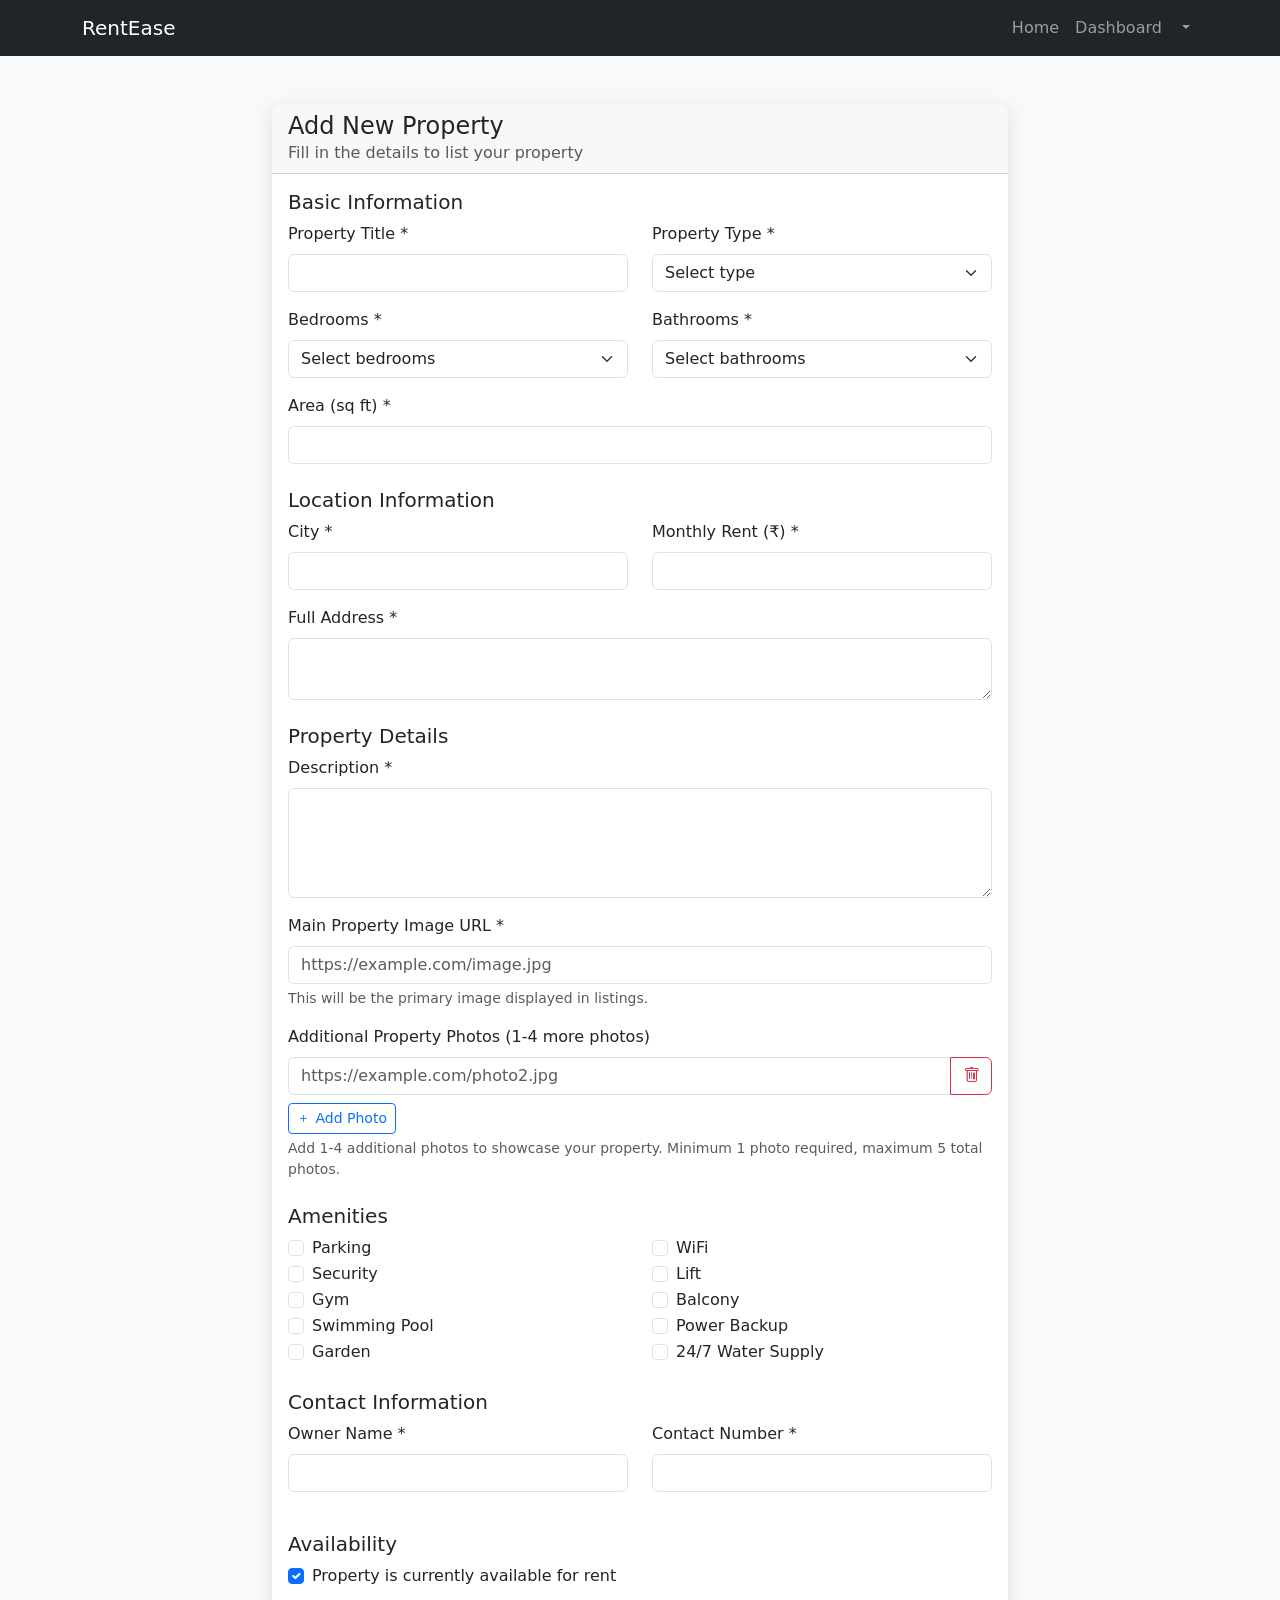
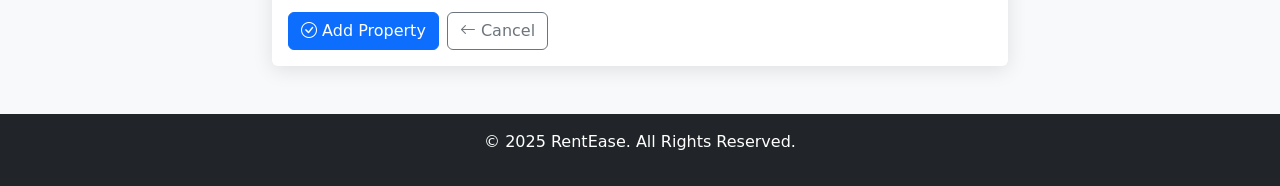
<file: add-property.html>
<!DOCTYPE html>
<html lang="en">
<head>
  <meta charset="UTF-8">
  <meta name="viewport" content="width=device-width, initial-scale=1.0">
  <title>Add Property - RentEase</title>
  <link rel="stylesheet" href="style.css">
  <link rel="stylesheet" href="https://cdn.jsdelivr.net/npm/bootstrap@5.3.3/dist/css/bootstrap.min.css">
  <link rel="stylesheet" href="https://cdn.jsdelivr.net/npm/bootstrap-icons@1.11.3/font/bootstrap-icons.min.css">
</head>
<body>

<!-- Navbar -->
<nav class="navbar navbar-expand-lg navbar-dark bg-dark">
  <div class="container">
    <a class="navbar-brand" href="index.html">RentEase</a>
    <button class="navbar-toggler" type="button" data-bs-toggle="collapse" data-bs-target="#navbarNav">
      <span class="navbar-toggler-icon"></span>
    </button>
    <div class="collapse navbar-collapse" id="navbarNav">
      <ul class="navbar-nav ms-auto">
        <li class="nav-item"><a class="nav-link" href="index.html">Home</a></li>
        <li class="nav-item"><a class="nav-link" href="owner-dashboard.html">Dashboard</a></li>
        <li class="nav-item dropdown">
          <a class="nav-link dropdown-toggle" href="#" role="button" data-bs-toggle="dropdown">
            <span id="userEmail"></span>
          </a>
          <ul class="dropdown-menu">
            <li><a class="dropdown-item" href="owner-dashboard.html">My Dashboard</a></li>
            <li><a class="dropdown-item active" href="add-property.html">Add Property</a></li>
            <li><a class="dropdown-item" href="manage-properties.html">Manage Properties</a></li>
            <li><a class="dropdown-item" href="manage-bookings.html">Manage Bookings</a></li>
            <li><hr class="dropdown-divider"></li>
            <li><a class="dropdown-item" href="#" onclick="logout()">Logout</a></li>
          </ul>
        </li>
      </ul>
    </div>
  </div>
</nav>

<!-- Add Property Section -->
<section class="add-property-section py-5">
  <div class="container">
    <div class="row justify-content-center">
      <div class="col-lg-8">
        <div class="card">
          <div class="card-header">
            <h4 class="mb-0" id="formTitle">Add New Property</h4>
            <p class="text-muted mb-0">Fill in the details to list your property</p>
          </div>
          <div class="card-body">
            <form id="propertyForm">
              <!-- Basic Information -->
              <div class="mb-4">
                <h5>Basic Information</h5>
                <div class="row">
                  <div class="col-md-6 mb-3">
                    <label for="title" class="form-label">Property Title *</label>
                    <input type="text" class="form-control" id="title" name="title" required>
                  </div>
                  <div class="col-md-6 mb-3">
                    <label for="type" class="form-label">Property Type *</label>
                    <select class="form-select" id="type" name="type" required>
                      <option value="">Select type</option>
                      <option value="apartment">Apartment</option>
                      <option value="house">House</option>
                      <option value="villa">Villa</option>
                      <option value="pg">PG</option>
                      <option value="commercial">Commercial</option>
                      <option value="office">Office</option>
                    </select>
                  </div>
                </div>
                
                <div class="row">
                  <div class="col-md-6 mb-3">
                    <label for="bedrooms" class="form-label">Bedrooms *</label>
                    <select class="form-select" id="bedrooms" name="bedrooms" required>
                      <option value="">Select bedrooms</option>
                      <option value="0">Studio (0 BHK)</option>
                      <option value="1">1 BHK</option>
                      <option value="2">2 BHK</option>
                      <option value="3">3 BHK</option>
                      <option value="4">4 BHK</option>
                      <option value="5">5+ BHK</option>
                    </select>
                  </div>
                  <div class="col-md-6 mb-3">
                    <label for="bathrooms" class="form-label">Bathrooms *</label>
                    <select class="form-select" id="bathrooms" name="bathrooms" required>
                      <option value="">Select bathrooms</option>
                      <option value="1">1</option>
                      <option value="2">2</option>
                      <option value="3">3</option>
                      <option value="4">4</option>
                      <option value="5">5+</option>
                    </select>
                  </div>
                </div>
                
                <div class="mb-3">
                  <label for="area" class="form-label">Area (sq ft) *</label>
                  <input type="number" class="form-control" id="area" name="area" required>
                </div>
              </div>
              
              <!-- Location Information -->
              <div class="mb-4">
                <h5>Location Information</h5>
                <div class="row">
                  <div class="col-md-6 mb-3">
                    <label for="location" class="form-label">City *</label>
                    <input type="text" class="form-control" id="location" name="location" required>
                  </div>
                  <div class="col-md-6 mb-3">
                    <label for="price" class="form-label">Monthly Rent (₹) *</label>
                    <input type="number" class="form-control" id="price" name="price" required>
                  </div>
                </div>
                
                <div class="mb-3">
                  <label for="address" class="form-label">Full Address *</label>
                  <textarea class="form-control" id="address" name="address" rows="2" required></textarea>
                </div>
              </div>
              
              <!-- Property Details -->
              <div class="mb-4">
                <h5>Property Details</h5>
                <div class="mb-3">
                  <label for="description" class="form-label">Description *</label>
                  <textarea class="form-control" id="description" name="description" rows="4" required></textarea>
                </div>
                
                <div class="mb-3">
                  <label for="image" class="form-label">Main Property Image URL *</label>
                  <input type="url" class="form-control" id="image" name="image" placeholder="https://example.com/image.jpg" required>
                  <div class="form-text">This will be the primary image displayed in listings.</div>
                </div>
                
                <div class="mb-3">
                  <label class="form-label">Additional Property Photos (1-4 more photos)</label>
                  <div id="photoInputs">
                    <div class="input-group mb-2">
                      <input type="url" class="form-control photo-input" placeholder="https://example.com/photo2.jpg">
                      <button type="button" class="btn btn-outline-danger" onclick="removePhotoInput(this)">
                        <i class="bi bi-trash"></i>
                      </button>
                    </div>
                  </div>
                  <button type="button" class="btn btn-outline-primary btn-sm" onclick="addPhotoInput()">
                    <i class="bi bi-plus"></i> Add Photo
                  </button>
                  <div class="form-text">Add 1-4 additional photos to showcase your property. Minimum 1 photo required, maximum 5 total photos.</div>
                </div>
              </div>
              
              <!-- Amenities -->
              <div class="mb-4">
                <h5>Amenities</h5>
                <div class="row">
                  <div class="col-md-6">
                    <div class="form-check">
                      <input class="form-check-input" type="checkbox" id="parking" name="amenities" value="Parking">
                      <label class="form-check-label" for="parking">Parking</label>
                    </div>
                    <div class="form-check">
                      <input class="form-check-input" type="checkbox" id="security" name="amenities" value="Security">
                      <label class="form-check-label" for="security">Security</label>
                    </div>
                    <div class="form-check">
                      <input class="form-check-input" type="checkbox" id="gym" name="amenities" value="Gym">
                      <label class="form-check-label" for="gym">Gym</label>
                    </div>
                    <div class="form-check">
                      <input class="form-check-input" type="checkbox" id="swimming" name="amenities" value="Swimming Pool">
                      <label class="form-check-label" for="swimming">Swimming Pool</label>
                    </div>
                    <div class="form-check">
                      <input class="form-check-input" type="checkbox" id="garden" name="amenities" value="Garden">
                      <label class="form-check-label" for="garden">Garden</label>
                    </div>
                  </div>
                  <div class="col-md-6">
                    <div class="form-check">
                      <input class="form-check-input" type="checkbox" id="wifi" name="amenities" value="WiFi">
                      <label class="form-check-label" for="wifi">WiFi</label>
                    </div>
                    <div class="form-check">
                      <input class="form-check-input" type="checkbox" id="lift" name="amenities" value="Lift">
                      <label class="form-check-label" for="lift">Lift</label>
                    </div>
                    <div class="form-check">
                      <input class="form-check-input" type="checkbox" id="balcony" name="amenities" value="Balcony">
                      <label class="form-check-label" for="balcony">Balcony</label>
                    </div>
                    <div class="form-check">
                      <input class="form-check-input" type="checkbox" id="power" name="amenities" value="Power Backup">
                      <label class="form-check-label" for="power">Power Backup</label>
                    </div>
                    <div class="form-check">
                      <input class="form-check-input" type="checkbox" id="water" name="amenities" value="Water Supply">
                      <label class="form-check-label" for="water">24/7 Water Supply</label>
                    </div>
                  </div>
                </div>
              </div>
              
              <!-- Contact Information -->
              <div class="mb-4">
                <h5>Contact Information</h5>
                <div class="row">
                  <div class="col-md-6 mb-3">
                    <label for="owner" class="form-label">Owner Name *</label>
                    <input type="text" class="form-control" id="owner" name="owner" required>
                  </div>
                  <div class="col-md-6 mb-3">
                    <label for="contact" class="form-label">Contact Number *</label>
                    <input type="tel" class="form-control" id="contact" name="contact" required>
                  </div>
                </div>
              </div>
              
              <!-- Availability -->
              <div class="mb-4">
                <h5>Availability</h5>
                <div class="form-check">
                  <input class="form-check-input" type="checkbox" id="available" name="available" checked>
                  <label class="form-check-label" for="available">
                    Property is currently available for rent
                  </label>
                </div>
              </div>
              
              <!-- Submit Buttons -->
              <div class="d-flex gap-2">
                <button type="submit" class="btn btn-primary" id="submitBtn">
                  <i class="bi bi-check-circle"></i> <span id="submitText">Add Property</span>
                </button>
                <a href="owner-dashboard.html" class="btn btn-outline-secondary">
                  <i class="bi bi-arrow-left"></i> Cancel
                </a>
              </div>
            </form>
          </div>
        </div>
      </div>
    </div>
  </div>
</section>

<!-- Footer -->
<footer class="bg-dark text-white text-center py-3">
  <p>© 2025 RentEase. All Rights Reserved.</p>
</footer>

<script src="https://cdn.jsdelivr.net/npm/bootstrap@5.3.3/dist/js/bootstrap.bundle.min.js"></script>
<script src="script.js"></script>
<script src="add-property.js"></script>
</body>
</html>
</file>
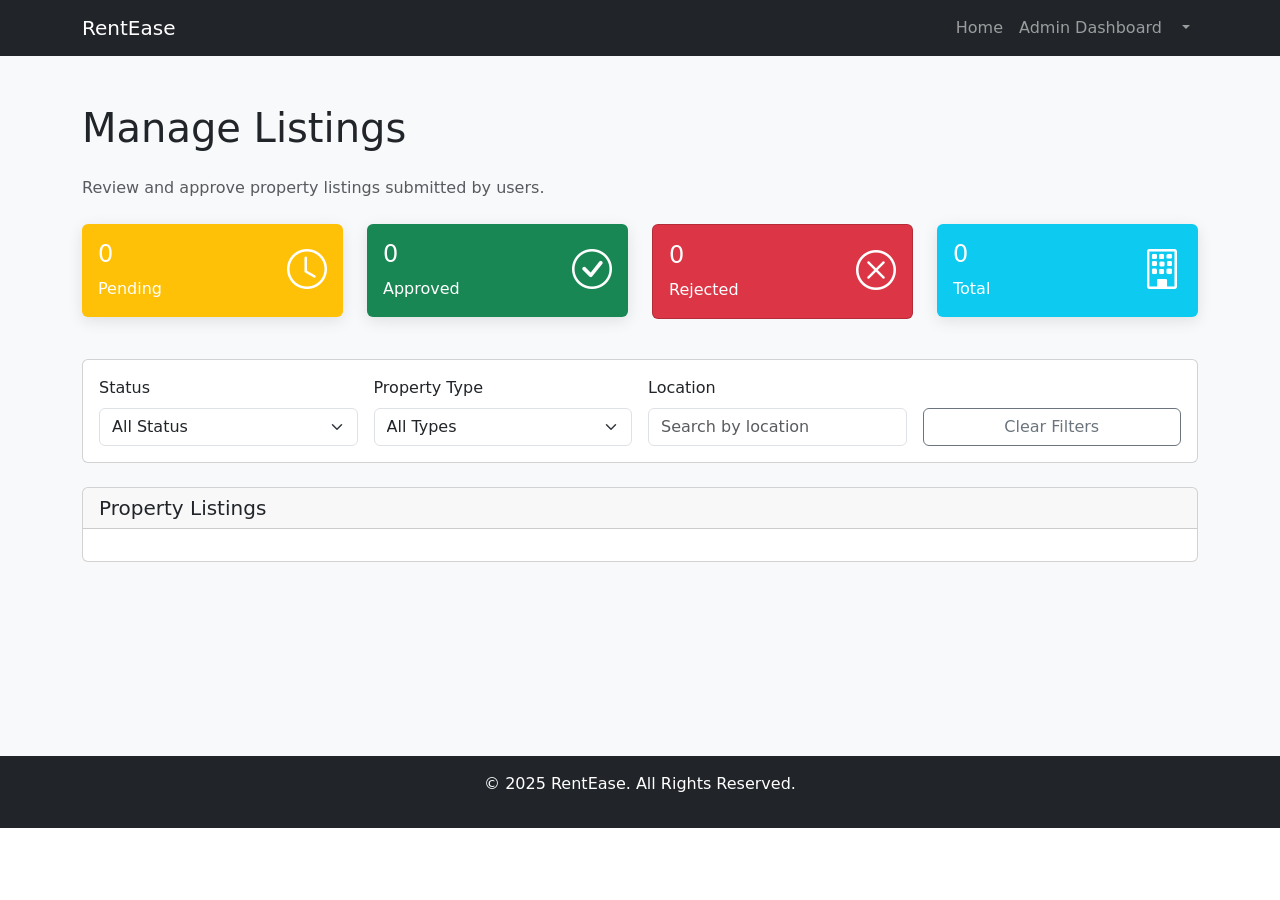
<file: admin-listings.html>
<!DOCTYPE html>
<html lang="en">
<head>
  <meta charset="UTF-8">
  <meta name="viewport" content="width=device-width, initial-scale=1.0">
  <title>Manage Listings - Admin - RentEase</title>
  <link rel="stylesheet" href="style.css">
  <link rel="stylesheet" href="https://cdn.jsdelivr.net/npm/bootstrap@5.3.3/dist/css/bootstrap.min.css">
  <link rel="stylesheet" href="https://cdn.jsdelivr.net/npm/bootstrap-icons@1.11.3/font/bootstrap-icons.min.css">
</head>
<body>

<!-- Navbar -->
<nav class="navbar navbar-expand-lg navbar-dark bg-dark">
  <div class="container">
    <a class="navbar-brand" href="index.html">RentEase</a>
    <button class="navbar-toggler" type="button" data-bs-toggle="collapse" data-bs-target="#navbarNav">
      <span class="navbar-toggler-icon"></span>
    </button>
    <div class="collapse navbar-collapse" id="navbarNav">
      <ul class="navbar-nav ms-auto">
        <li class="nav-item"><a class="nav-link" href="index.html">Home</a></li>
        <li class="nav-item"><a class="nav-link" href="admin-dashboard.html">Admin Dashboard</a></li>
        <li class="nav-item dropdown">
          <a class="nav-link dropdown-toggle" href="#" role="button" data-bs-toggle="dropdown">
            <span id="userEmail"></span>
          </a>
          <ul class="dropdown-menu">
            <li><a class="dropdown-item" href="admin-dashboard.html">Dashboard</a></li>
            <li><a class="dropdown-item active" href="admin-listings.html">Manage Listings</a></li>
            <li><a class="dropdown-item" href="admin-users.html">Manage Users</a></li>
            <li><a class="dropdown-item" href="admin-reports.html">Reports</a></li>
            <li><hr class="dropdown-divider"></li>
            <li><a class="dropdown-item" href="#" onclick="logout()">Logout</a></li>
          </ul>
        </li>
      </ul>
    </div>
  </div>
</nav>

<!-- Admin Listings Section -->
<section class="admin-listings-section py-5">
  <div class="container">
    <div class="row">
      <div class="col-12">
        <h1 class="mb-4">Manage Listings</h1>
        <p class="text-muted mb-4">Review and approve property listings submitted by users.</p>
      </div>
    </div>
    
    <!-- Stats Cards -->
    <div class="row mb-4">
      <div class="col-md-3 mb-3">
        <div class="card bg-warning text-white">
          <div class="card-body">
            <div class="d-flex justify-content-between">
              <div>
                <h4 class="card-title" id="pendingCount">0</h4>
                <p class="card-text">Pending</p>
              </div>
              <div class="align-self-center">
                <i class="bi bi-clock fs-1"></i>
              </div>
            </div>
          </div>
        </div>
      </div>
      
      <div class="col-md-3 mb-3">
        <div class="card bg-success text-white">
          <div class="card-body">
            <div class="d-flex justify-content-between">
              <div>
                <h4 class="card-title" id="approvedCount">0</h4>
                <p class="card-text">Approved</p>
              </div>
              <div class="align-self-center">
                <i class="bi bi-check-circle fs-1"></i>
              </div>
            </div>
          </div>
        </div>
      </div>
      
      <div class="col-md-3 mb-3">
        <div class="card bg-danger text-white">
          <div class="card-body">
            <div class="d-flex justify-content-between">
              <div>
                <h4 class="card-title" id="rejectedCount">0</h4>
                <p class="card-text">Rejected</p>
              </div>
              <div class="align-self-center">
                <i class="bi bi-x-circle fs-1"></i>
              </div>
            </div>
          </div>
        </div>
      </div>
      
      <div class="col-md-3 mb-3">
        <div class="card bg-info text-white">
          <div class="card-body">
            <div class="d-flex justify-content-between">
              <div>
                <h4 class="card-title" id="totalCount">0</h4>
                <p class="card-text">Total</p>
              </div>
              <div class="align-self-center">
                <i class="bi bi-building fs-1"></i>
              </div>
            </div>
          </div>
        </div>
      </div>
    </div>
    
    <!-- Filters -->
    <div class="row mb-4">
      <div class="col-12">
        <div class="card">
          <div class="card-body">
            <div class="row g-3">
              <div class="col-md-3">
                <label for="statusFilter" class="form-label">Status</label>
                <select class="form-select" id="statusFilter">
                  <option value="">All Status</option>
                  <option value="pending">Pending</option>
                  <option value="approved">Approved</option>
                  <option value="rejected">Rejected</option>
                </select>
              </div>
              <div class="col-md-3">
                <label for="typeFilter" class="form-label">Property Type</label>
                <select class="form-select" id="typeFilter">
                  <option value="">All Types</option>
                  <option value="apartment">Apartment</option>
                  <option value="house">House</option>
                  <option value="villa">Villa</option>
                  <option value="pg">PG</option>
                  <option value="commercial">Commercial</option>
                  <option value="office">Office</option>
                </select>
              </div>
              <div class="col-md-3">
                <label for="locationFilter" class="form-label">Location</label>
                <input type="text" class="form-control" id="locationFilter" placeholder="Search by location">
              </div>
              <div class="col-md-3 d-flex align-items-end">
                <button class="btn btn-outline-secondary w-100" onclick="clearFilters()">Clear Filters</button>
              </div>
            </div>
          </div>
        </div>
      </div>
    </div>
    
    <!-- Listings List -->
    <div class="row">
      <div class="col-12">
        <div class="card">
          <div class="card-header">
            <h5 class="mb-0">Property Listings</h5>
          </div>
          <div class="card-body">
            <div id="listingsList">
              <!-- Listings will be populated by JavaScript -->
            </div>
          </div>
        </div>
      </div>
    </div>
  </div>
</section>

<!-- Listing Details Modal -->
<div class="modal fade" id="listingModal" tabindex="-1">
  <div class="modal-dialog modal-lg">
    <div class="modal-content">
      <div class="modal-header">
        <h5 class="modal-title" id="modalTitle">Property Listing Details</h5>
        <button type="button" class="btn-close" data-bs-dismiss="modal"></button>
      </div>
      <div class="modal-body" id="modalBody">
        <!-- Listing details will be populated by JavaScript -->
      </div>
      <div class="modal-footer">
        <button type="button" class="btn btn-secondary" data-bs-dismiss="modal">Close</button>
        <button type="button" class="btn btn-success" id="approveBtn">Approve</button>
        <button type="button" class="btn btn-danger" id="rejectBtn">Reject</button>
      </div>
    </div>
  </div>
</div>

<!-- Rejection Modal -->
<div class="modal fade" id="rejectionModal" tabindex="-1">
  <div class="modal-dialog">
    <div class="modal-content">
      <div class="modal-header">
        <h5 class="modal-title">Reject Listing</h5>
        <button type="button" class="btn-close" data-bs-dismiss="modal"></button>
      </div>
      <div class="modal-body">
        <form id="rejectionForm">
          <div class="mb-3">
            <label for="rejectionReason" class="form-label">Reason for Rejection</label>
            <select class="form-select" id="rejectionReason" required>
              <option value="">Select a reason</option>
              <option value="incomplete">Incomplete Information</option>
              <option value="inappropriate">Inappropriate Content</option>
              <option value="duplicate">Duplicate Listing</option>
              <option value="fake">Fake/Spam Listing</option>
              <option value="policy">Policy Violation</option>
              <option value="other">Other</option>
            </select>
          </div>
          <div class="mb-3">
            <label for="rejectionMessage" class="form-label">Message to Owner</label>
            <textarea class="form-control" id="rejectionMessage" rows="3" placeholder="Add a message explaining the rejection..."></textarea>
          </div>
        </form>
      </div>
      <div class="modal-footer">
        <button type="button" class="btn btn-secondary" data-bs-dismiss="modal">Cancel</button>
        <button type="button" class="btn btn-danger" id="confirmRejectBtn">Reject Listing</button>
      </div>
    </div>
  </div>
</div>

<!-- Footer -->
<footer class="bg-dark text-white text-center py-3">
  <p>© 2025 RentEase. All Rights Reserved.</p>
</footer>

<script src="https://cdn.jsdelivr.net/npm/bootstrap@5.3.3/dist/js/bootstrap.bundle.min.js"></script>
<script src="script.js"></script>
<script src="admin-listings.js"></script>
</body>
</html>
</file>
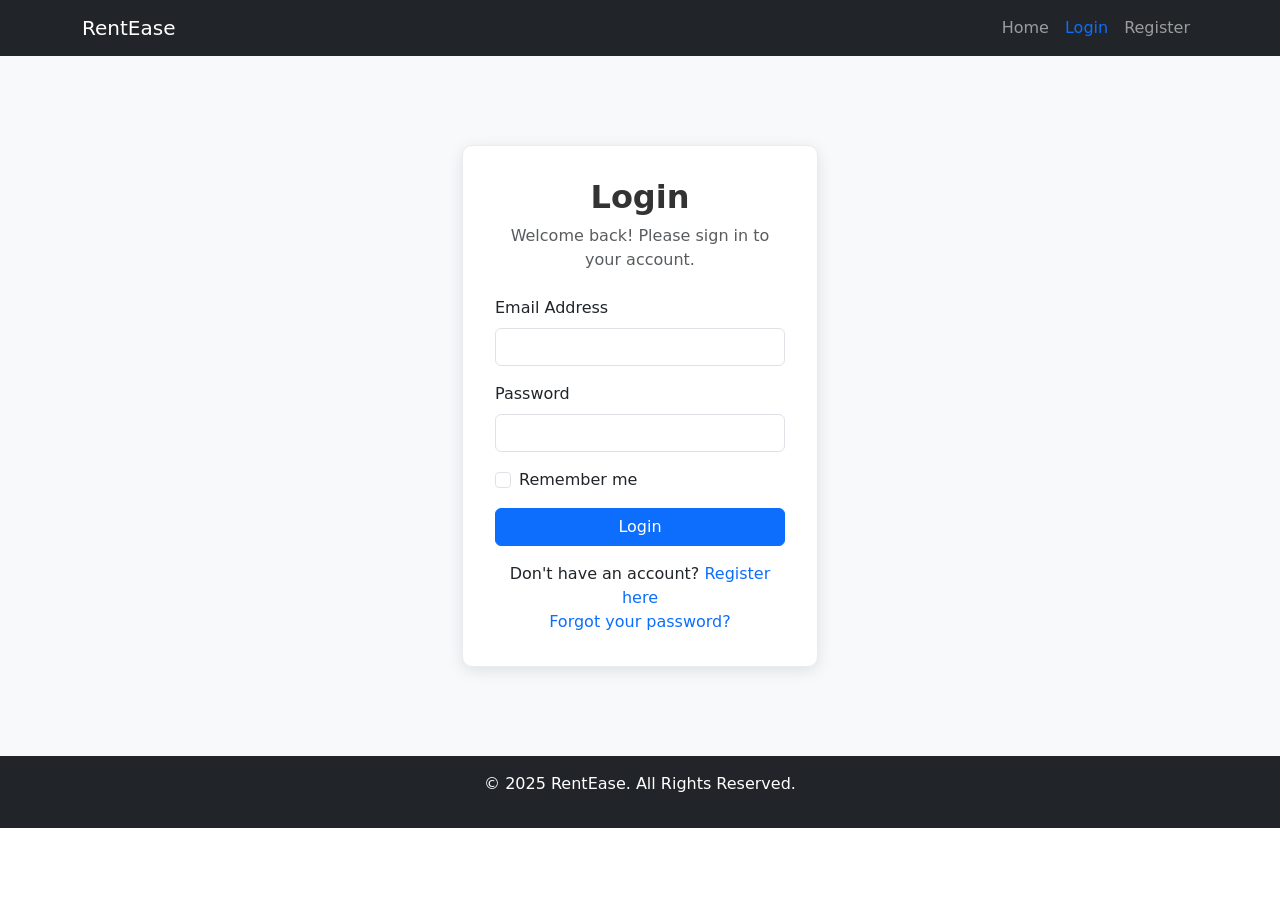
<file: admin-users.html>
<!DOCTYPE html>
<html lang="en">
<head>
  <meta charset="UTF-8">
  <meta name="viewport" content="width=device-width, initial-scale=1.0">
  <title>Manage Users - Admin - RentEase</title>
  <link rel="stylesheet" href="style.css">
  <link rel="stylesheet" href="https://cdn.jsdelivr.net/npm/bootstrap@5.3.3/dist/css/bootstrap.min.css">
  <link rel="stylesheet" href="https://cdn.jsdelivr.net/npm/bootstrap-icons@1.11.3/font/bootstrap-icons.min.css">
</head>
<body>

<!-- Navbar -->
<nav class="navbar navbar-expand-lg navbar-dark bg-dark">
  <div class="container">
    <a class="navbar-brand" href="index.html">RentEase</a>
    <button class="navbar-toggler" type="button" data-bs-toggle="collapse" data-bs-target="#navbarNav">
      <span class="navbar-toggler-icon"></span>
    </button>
    <div class="collapse navbar-collapse" id="navbarNav">
      <ul class="navbar-nav ms-auto">
        <li class="nav-item"><a class="nav-link" href="index.html">Home</a></li>
        <li class="nav-item"><a class="nav-link" href="admin-dashboard.html">Admin Dashboard</a></li>
        <li class="nav-item dropdown">
          <a class="nav-link dropdown-toggle" href="#" role="button" data-bs-toggle="dropdown">
            <span id="userEmail"></span>
          </a>
          <ul class="dropdown-menu">
            <li><a class="dropdown-item" href="admin-dashboard.html">Dashboard</a></li>
            <li><a class="dropdown-item" href="admin-listings.html">Manage Listings</a></li>
            <li><a class="dropdown-item active" href="admin-users.html">Manage Users</a></li>
            <li><a class="dropdown-item" href="admin-reports.html">Reports</a></li>
            <li><hr class="dropdown-divider"></li>
            <li><a class="dropdown-item" href="#" onclick="logout()">Logout</a></li>
          </ul>
        </li>
      </ul>
    </div>
  </div>
</nav>

<!-- Admin Users Section -->
<section class="admin-users-section py-5">
  <div class="container">
    <div class="row">
      <div class="col-12">
        <h1 class="mb-4">Manage Users</h1>
        <p class="text-muted mb-4">Manage user accounts and permissions.</p>
      </div>
    </div>
    
    <!-- Stats Cards -->
    <div class="row mb-4">
      <div class="col-md-3 mb-3">
        <div class="card bg-primary text-white">
          <div class="card-body">
            <div class="d-flex justify-content-between">
              <div>
                <h4 class="card-title" id="totalUsers">0</h4>
                <p class="card-text">Total Users</p>
              </div>
              <div class="align-self-center">
                <i class="bi bi-people fs-1"></i>
              </div>
            </div>
          </div>
        </div>
      </div>
      
      <div class="col-md-3 mb-3">
        <div class="card bg-success text-white">
          <div class="card-body">
            <div class="d-flex justify-content-between">
              <div>
                <h4 class="card-title" id="activeUsers">0</h4>
                <p class="card-text">Active Users</p>
              </div>
              <div class="align-self-center">
                <i class="bi bi-person-check fs-1"></i>
              </div>
            </div>
          </div>
        </div>
      </div>
      
      <div class="col-md-3 mb-3">
        <div class="card bg-warning text-white">
          <div class="card-body">
            <div class="d-flex justify-content-between">
              <div>
                <h4 class="card-title" id="landlords">0</h4>
                <p class="card-text">Landlords</p>
              </div>
              <div class="align-self-center">
                <i class="bi bi-building fs-1"></i>
              </div>
            </div>
          </div>
        </div>
      </div>
      
      <div class="col-md-3 mb-3">
        <div class="card bg-info text-white">
          <div class="card-body">
            <div class="d-flex justify-content-between">
              <div>
                <h4 class="card-title" id="tenants">0</h4>
                <p class="card-text">Tenants</p>
              </div>
              <div class="align-self-center">
                <i class="bi bi-house fs-1"></i>
              </div>
            </div>
          </div>
        </div>
      </div>
    </div>
    
    <!-- Filters -->
    <div class="row mb-4">
      <div class="col-12">
        <div class="card">
          <div class="card-body">
            <div class="row g-3">
              <div class="col-md-3">
                <label for="statusFilter" class="form-label">Status</label>
                <select class="form-select" id="statusFilter">
                  <option value="">All Status</option>
                  <option value="active">Active</option>
                  <option value="inactive">Inactive</option>
                  <option value="suspended">Suspended</option>
                </select>
              </div>
              <div class="col-md-3">
                <label for="typeFilter" class="form-label">User Type</label>
                <select class="form-select" id="typeFilter">
                  <option value="">All Types</option>
                  <option value="tenant">Tenant</option>
                  <option value="landlord">Landlord</option>
                  <option value="both">Both</option>
                  <option value="admin">Admin</option>
                </select>
              </div>
              <div class="col-md-3">
                <label for="searchFilter" class="form-label">Search</label>
                <input type="text" class="form-control" id="searchFilter" placeholder="Search by name or email">
              </div>
              <div class="col-md-3 d-flex align-items-end">
                <button class="btn btn-outline-secondary w-100" onclick="clearFilters()">Clear Filters</button>
              </div>
            </div>
          </div>
        </div>
      </div>
    </div>
    
    <!-- Users List -->
    <div class="row">
      <div class="col-12">
        <div class="card">
          <div class="card-header">
            <h5 class="mb-0">Users</h5>
          </div>
          <div class="card-body">
            <div id="usersList">
              <!-- Users will be populated by JavaScript -->
            </div>
          </div>
        </div>
      </div>
    </div>
  </div>
</section>

<!-- User Details Modal -->
<div class="modal fade" id="userModal" tabindex="-1">
  <div class="modal-dialog modal-lg">
    <div class="modal-content">
      <div class="modal-header">
        <h5 class="modal-title" id="modalTitle">User Details</h5>
        <button type="button" class="btn-close" data-bs-dismiss="modal"></button>
      </div>
      <div class="modal-body" id="modalBody">
        <!-- User details will be populated by JavaScript -->
      </div>
      <div class="modal-footer">
        <button type="button" class="btn btn-secondary" data-bs-dismiss="modal">Close</button>
        <button type="button" class="btn btn-warning" id="suspendBtn">Suspend User</button>
        <button type="button" class="btn btn-success" id="activateBtn">Activate User</button>
      </div>
    </div>
  </div>
</div>

<!-- Suspend User Modal -->
<div class="modal fade" id="suspendModal" tabindex="-1">
  <div class="modal-dialog">
    <div class="modal-content">
      <div class="modal-header">
        <h5 class="modal-title">Suspend User</h5>
        <button type="button" class="btn-close" data-bs-dismiss="modal"></button>
      </div>
      <div class="modal-body">
        <form id="suspendForm">
          <div class="mb-3">
            <label for="suspendReason" class="form-label">Reason for Suspension</label>
            <select class="form-select" id="suspendReason" required>
              <option value="">Select a reason</option>
              <option value="violation">Policy Violation</option>
              <option value="spam">Spam/Fake Account</option>
              <option value="inappropriate">Inappropriate Behavior</option>
              <option value="fraud">Fraudulent Activity</option>
              <option value="other">Other</option>
            </select>
          </div>
          <div class="mb-3">
            <label for="suspendMessage" class="form-label">Message to User</label>
            <textarea class="form-control" id="suspendMessage" rows="3" placeholder="Add a message explaining the suspension..."></textarea>
          </div>
        </form>
      </div>
      <div class="modal-footer">
        <button type="button" class="btn btn-secondary" data-bs-dismiss="modal">Cancel</button>
        <button type="button" class="btn btn-danger" id="confirmSuspendBtn">Suspend User</button>
      </div>
    </div>
  </div>
</div>

<!-- Footer -->
<footer class="bg-dark text-white text-center py-3">
  <p>© 2025 RentEase. All Rights Reserved.</p>
</footer>

<script src="https://cdn.jsdelivr.net/npm/bootstrap@5.3.3/dist/js/bootstrap.bundle.min.js"></script>
<script src="script.js"></script>
<script src="admin-users.js"></script>
</body>
</html>
</file>
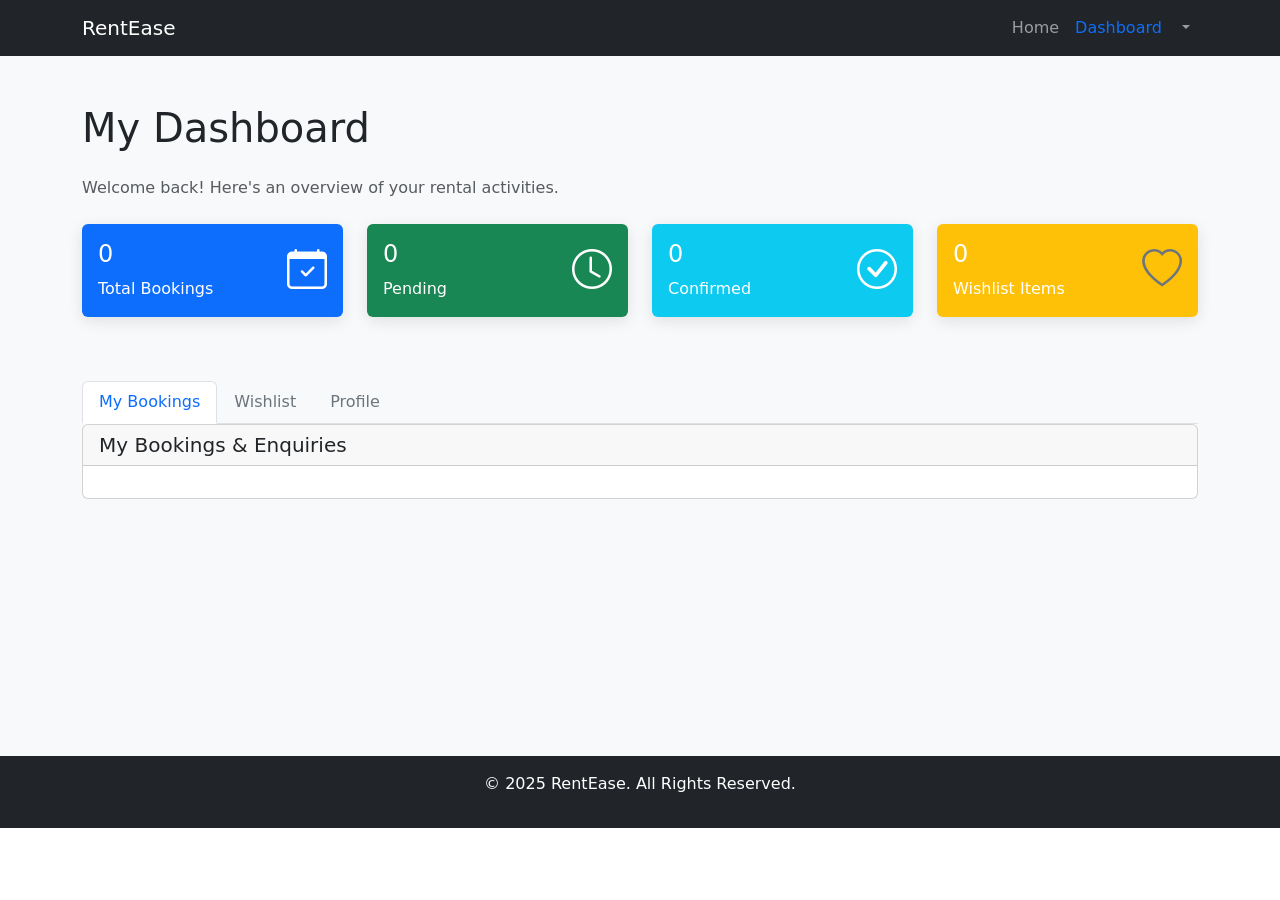
<file: dashboard.html>
<!DOCTYPE html>
<html lang="en">
<head>
  <meta charset="UTF-8">
  <meta name="viewport" content="width=device-width, initial-scale=1.0">
  <title>Dashboard - RentEase</title>
  <link rel="stylesheet" href="style.css">
  <link rel="stylesheet" href="https://cdn.jsdelivr.net/npm/bootstrap@5.3.3/dist/css/bootstrap.min.css">
  <link rel="stylesheet" href="https://cdn.jsdelivr.net/npm/bootstrap-icons@1.11.3/font/bootstrap-icons.min.css">
</head>
<body>

<!-- Navbar -->
<nav class="navbar navbar-expand-lg navbar-dark bg-dark">
  <div class="container">
    <a class="navbar-brand" href="index.html">RentEase</a>
    <button class="navbar-toggler" type="button" data-bs-toggle="collapse" data-bs-target="#navbarNav">
      <span class="navbar-toggler-icon"></span>
    </button>
    <div class="collapse navbar-collapse" id="navbarNav">
      <ul class="navbar-nav ms-auto">
        <li class="nav-item"><a class="nav-link" href="index.html">Home</a></li>
        <li class="nav-item"><a class="nav-link active" href="dashboard.html">Dashboard</a></li>
        <li class="nav-item dropdown">
          <a class="nav-link dropdown-toggle" href="#" role="button" data-bs-toggle="dropdown">
            <span id="userEmail"></span>
          </a>
          <ul class="dropdown-menu">
            <li><a class="dropdown-item" href="dashboard.html">My Dashboard</a></li>
            <li><a class="dropdown-item" href="wishlist.html">Wishlist</a></li>
            <li><hr class="dropdown-divider"></li>
            <li><a class="dropdown-item" href="#" onclick="logout()">Logout</a></li>
          </ul>
        </li>
      </ul>
    </div>
  </div>
</nav>

<!-- Dashboard Section -->
<section class="dashboard-section py-5">
  <div class="container">
    <div class="row">
      <div class="col-12">
        <h1 class="mb-4">My Dashboard</h1>
        <p class="text-muted mb-4">Welcome back! Here's an overview of your rental activities.</p>
      </div>
    </div>
    
    <!-- Stats Cards -->
    <div class="row mb-5">
      <div class="col-md-3 mb-3">
        <div class="card bg-primary text-white">
          <div class="card-body">
            <div class="d-flex justify-content-between">
              <div>
                <h4 class="card-title" id="totalBookings">0</h4>
                <p class="card-text">Total Bookings</p>
              </div>
              <div class="align-self-center">
                <i class="bi bi-calendar-check fs-1"></i>
              </div>
            </div>
          </div>
        </div>
      </div>
      
      <div class="col-md-3 mb-3">
        <div class="card bg-success text-white">
          <div class="card-body">
            <div class="d-flex justify-content-between">
              <div>
                <h4 class="card-title" id="pendingBookings">0</h4>
                <p class="card-text">Pending</p>
              </div>
              <div class="align-self-center">
                <i class="bi bi-clock fs-1"></i>
              </div>
            </div>
          </div>
        </div>
      </div>
      
      <div class="col-md-3 mb-3">
        <div class="card bg-info text-white">
          <div class="card-body">
            <div class="d-flex justify-content-between">
              <div>
                <h4 class="card-title" id="confirmedBookings">0</h4>
                <p class="card-text">Confirmed</p>
              </div>
              <div class="align-self-center">
                <i class="bi bi-check-circle fs-1"></i>
              </div>
            </div>
          </div>
        </div>
      </div>
      
      <div class="col-md-3 mb-3">
        <div class="card bg-warning text-white">
          <div class="card-body">
            <div class="d-flex justify-content-between">
              <div>
                <h4 class="card-title" id="wishlistCount">0</h4>
                <p class="card-text">Wishlist Items</p>
              </div>
              <div class="align-self-center">
                <i class="bi bi-heart fs-1"></i>
              </div>
            </div>
          </div>
        </div>
      </div>
    </div>
    
    <!-- Tabs -->
    <div class="row">
      <div class="col-12">
        <ul class="nav nav-tabs" id="dashboardTabs" role="tablist">
          <li class="nav-item" role="presentation">
            <button class="nav-link active" id="bookings-tab" data-bs-toggle="tab" data-bs-target="#bookings" type="button" role="tab">
              My Bookings
            </button>
          </li>
          <li class="nav-item" role="presentation">
            <button class="nav-link" id="wishlist-tab" data-bs-toggle="tab" data-bs-target="#wishlist" type="button" role="tab">
              Wishlist
            </button>
          </li>
          <li class="nav-item" role="presentation">
            <button class="nav-link" id="profile-tab" data-bs-toggle="tab" data-bs-target="#profile" type="button" role="tab">
              Profile
            </button>
          </li>
        </ul>
        
        <div class="tab-content" id="dashboardTabContent">
          <!-- Bookings Tab -->
          <div class="tab-pane fade show active" id="bookings" role="tabpanel">
            <div class="card">
              <div class="card-header">
                <h5 class="mb-0">My Bookings & Enquiries</h5>
              </div>
              <div class="card-body">
                <div id="bookingsList">
                  <!-- Bookings will be populated by JavaScript -->
                </div>
              </div>
            </div>
          </div>
          
          <!-- Wishlist Tab -->
          <div class="tab-pane fade" id="wishlist" role="tabpanel">
            <div class="card">
              <div class="card-header">
                <h5 class="mb-0">My Wishlist</h5>
              </div>
              <div class="card-body">
                <div id="wishlistList">
                  <!-- Wishlist items will be populated by JavaScript -->
                </div>
              </div>
            </div>
          </div>
          
          <!-- Profile Tab -->
          <div class="tab-pane fade" id="profile" role="tabpanel">
            <div class="card">
              <div class="card-header">
                <h5 class="mb-0">My Profile</h5>
              </div>
              <div class="card-body">
                <div id="profileInfo">
                  <!-- Profile info will be populated by JavaScript -->
                </div>
              </div>
            </div>
          </div>
        </div>
      </div>
    </div>
  </div>
</section>

<!-- Footer -->
<footer class="bg-dark text-white text-center py-3">
  <p>© 2025 RentEase. All Rights Reserved.</p>
</footer>

<script src="https://cdn.jsdelivr.net/npm/bootstrap@5.3.3/dist/js/bootstrap.bundle.min.js"></script>
<script src="script.js"></script>
<script src="dashboard.js"></script>
</body>
</html>
</file>
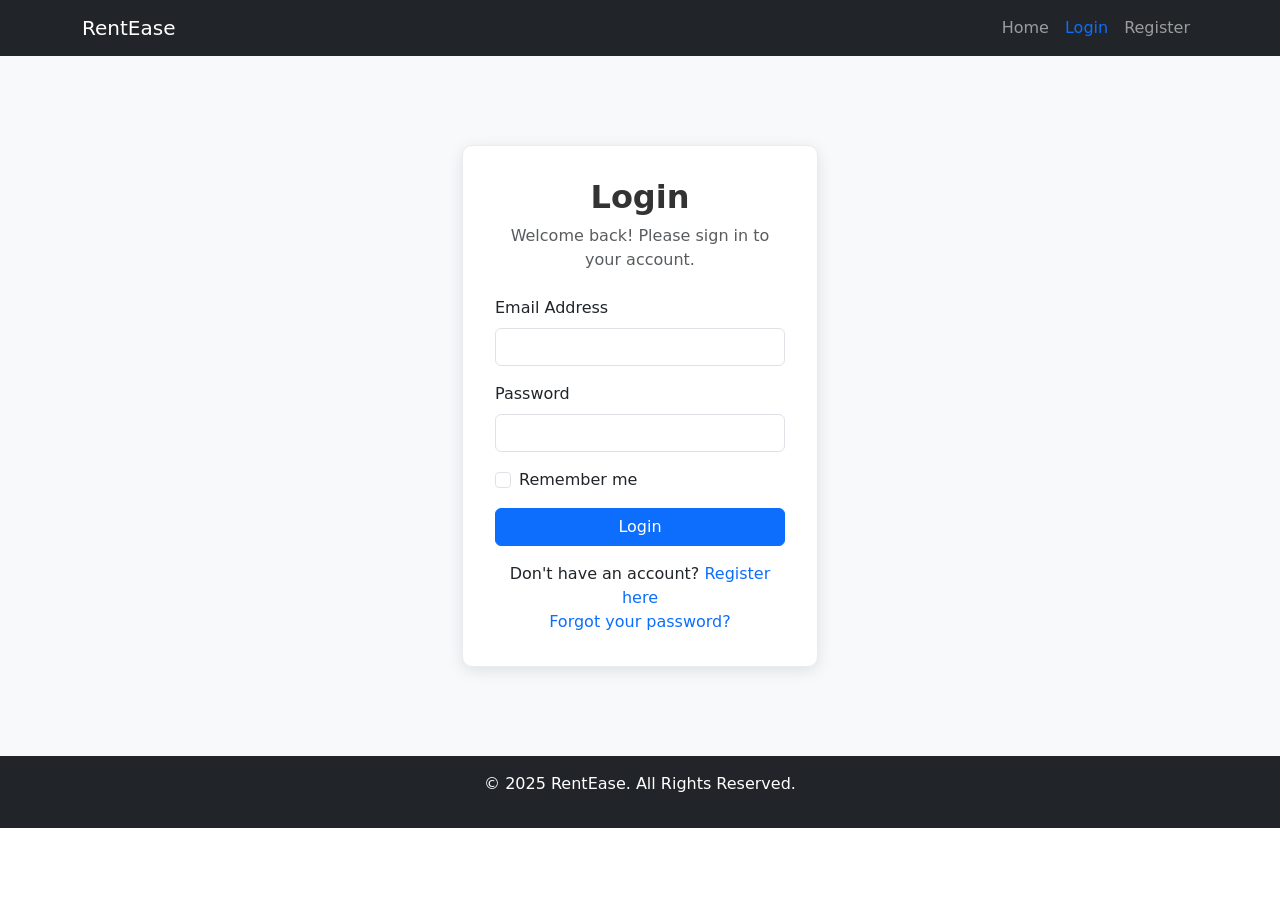
<file: login.html>
<!DOCTYPE html>
<html lang="en">
<head>
  <meta charset="UTF-8">
  <meta name="viewport" content="width=device-width, initial-scale=1.0">
  <title>Login - RentEase</title>
  <link rel="stylesheet" href="style.css">
  <link rel="stylesheet" href="https://cdn.jsdelivr.net/npm/bootstrap@5.3.3/dist/css/bootstrap.min.css">
</head>
<body>

<!-- Navbar -->
<nav class="navbar navbar-expand-lg navbar-dark bg-dark">
  <div class="container">
    <a class="navbar-brand" href="index.html">RentEase</a>
    <button class="navbar-toggler" type="button" data-bs-toggle="collapse" data-bs-target="#navbarNav">
      <span class="navbar-toggler-icon"></span>
    </button>
    <div class="collapse navbar-collapse" id="navbarNav">
      <ul class="navbar-nav ms-auto">
        <li class="nav-item"><a class="nav-link" href="index.html">Home</a></li>
        <li class="nav-item"><a class="nav-link active" href="login.html">Login</a></li>
        <li class="nav-item"><a class="nav-link" href="register.html">Register</a></li>
      </ul>
    </div>
  </div>
</nav>

<!-- Login Section -->
<section class="auth-section py-5">
  <div class="container">
    <div class="row justify-content-center">
      <div class="col-md-6 col-lg-4">
        <div class="auth-card">
          <div class="text-center mb-4">
            <h2>Login</h2>
            <p class="text-muted">Welcome back! Please sign in to your account.</p>
          </div>
          
          <form id="loginForm">
            <div class="mb-3">
              <label for="email" class="form-label">Email Address</label>
              <input type="email" class="form-control" id="email" name="email" required>
            </div>
            
            <div class="mb-3">
              <label for="password" class="form-label">Password</label>
              <input type="password" class="form-control" id="password" name="password" required>
            </div>
            
            <div class="mb-3 form-check">
              <input type="checkbox" class="form-check-input" id="rememberMe">
              <label class="form-check-label" for="rememberMe">
                Remember me
              </label>
            </div>
            
            <button type="submit" class="btn btn-primary w-100 mb-3">Login</button>
            
            <div class="text-center">
              <p class="mb-0">Don't have an account? <a href="register.html" class="text-decoration-none">Register here</a></p>
              <a href="#" class="text-decoration-none">Forgot your password?</a>
            </div>
          </form>
        </div>
      </div>
    </div>
  </div>
</section>

<!-- Footer -->
<footer class="bg-dark text-white text-center py-3">
  <p>© 2025 RentEase. All Rights Reserved.</p>
</footer>

<script src="https://cdn.jsdelivr.net/npm/bootstrap@5.3.3/dist/js/bootstrap.bundle.min.js"></script>
<script src="auth.js"></script>
</body>
</html>
</file>
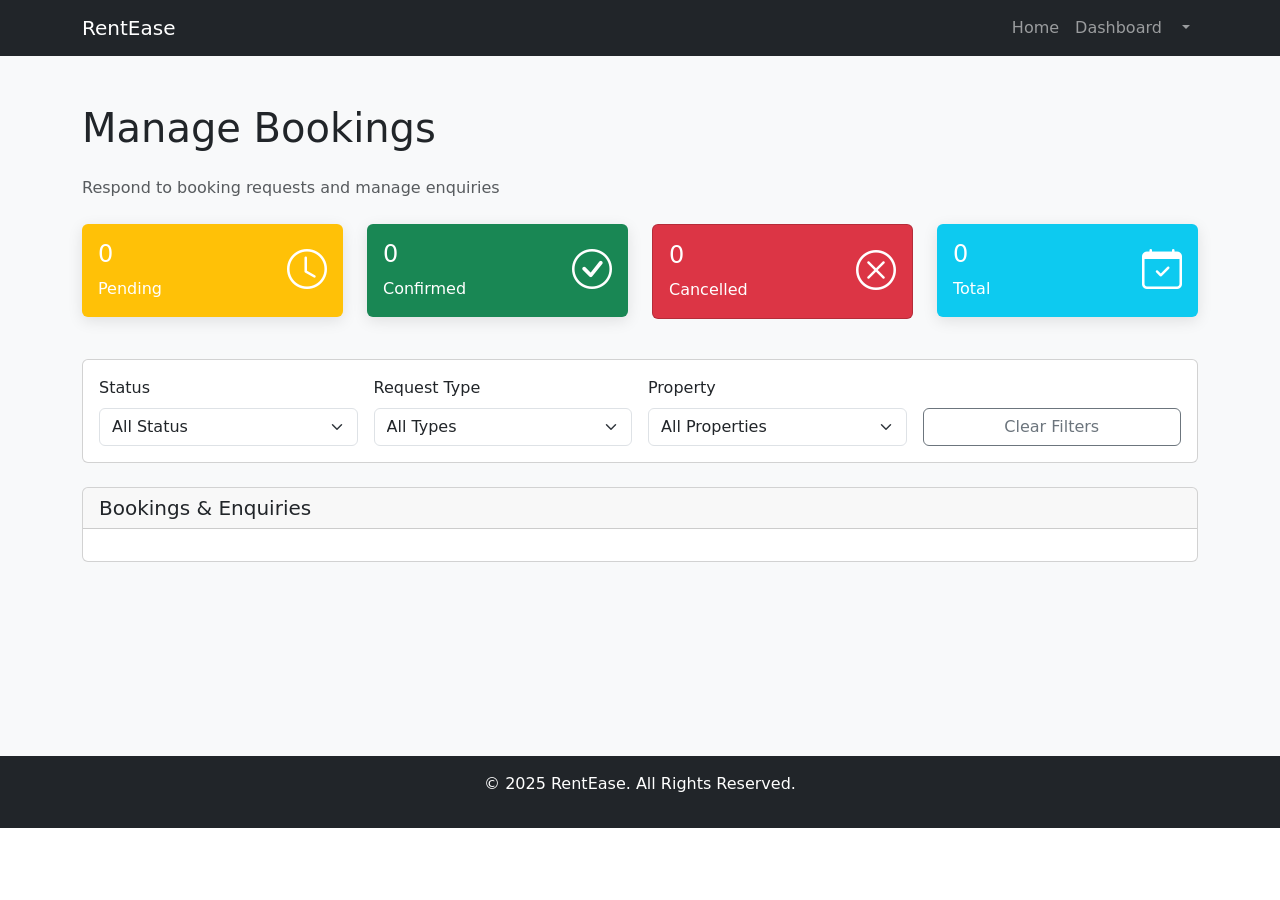
<file: manage-bookings.html>
<!DOCTYPE html>
<html lang="en">
<head>
  <meta charset="UTF-8">
  <meta name="viewport" content="width=device-width, initial-scale=1.0">
  <title>Manage Bookings - RentEase</title>
  <link rel="stylesheet" href="style.css">
  <link rel="stylesheet" href="https://cdn.jsdelivr.net/npm/bootstrap@5.3.3/dist/css/bootstrap.min.css">
  <link rel="stylesheet" href="https://cdn.jsdelivr.net/npm/bootstrap-icons@1.11.3/font/bootstrap-icons.min.css">
</head>
<body>

<!-- Navbar -->
<nav class="navbar navbar-expand-lg navbar-dark bg-dark">
  <div class="container">
    <a class="navbar-brand" href="index.html">RentEase</a>
    <button class="navbar-toggler" type="button" data-bs-toggle="collapse" data-bs-target="#navbarNav">
      <span class="navbar-toggler-icon"></span>
    </button>
    <div class="collapse navbar-collapse" id="navbarNav">
      <ul class="navbar-nav ms-auto">
        <li class="nav-item"><a class="nav-link" href="index.html">Home</a></li>
        <li class="nav-item"><a class="nav-link" href="owner-dashboard.html">Dashboard</a></li>
        <li class="nav-item dropdown">
          <a class="nav-link dropdown-toggle" href="#" role="button" data-bs-toggle="dropdown">
            <span id="userEmail"></span>
          </a>
          <ul class="dropdown-menu">
            <li><a class="dropdown-item" href="owner-dashboard.html">My Dashboard</a></li>
            <li><a class="dropdown-item" href="add-property.html">Add Property</a></li>
            <li><a class="dropdown-item" href="manage-properties.html">Manage Properties</a></li>
            <li><a class="dropdown-item active" href="manage-bookings.html">Manage Bookings</a></li>
            <li><hr class="dropdown-divider"></li>
            <li><a class="dropdown-item" href="#" onclick="logout()">Logout</a></li>
          </ul>
        </li>
      </ul>
    </div>
  </div>
</nav>

<!-- Manage Bookings Section -->
<section class="manage-bookings-section py-5">
  <div class="container">
    <div class="row">
      <div class="col-12">
        <h1 class="mb-4">Manage Bookings</h1>
        <p class="text-muted mb-4">Respond to booking requests and manage enquiries</p>
      </div>
    </div>
    
    <!-- Stats Cards -->
    <div class="row mb-4">
      <div class="col-md-3 mb-3">
        <div class="card bg-warning text-white">
          <div class="card-body">
            <div class="d-flex justify-content-between">
              <div>
                <h4 class="card-title" id="pendingCount">0</h4>
                <p class="card-text">Pending</p>
              </div>
              <div class="align-self-center">
                <i class="bi bi-clock fs-1"></i>
              </div>
            </div>
          </div>
        </div>
      </div>
      
      <div class="col-md-3 mb-3">
        <div class="card bg-success text-white">
          <div class="card-body">
            <div class="d-flex justify-content-between">
              <div>
                <h4 class="card-title" id="confirmedCount">0</h4>
                <p class="card-text">Confirmed</p>
              </div>
              <div class="align-self-center">
                <i class="bi bi-check-circle fs-1"></i>
              </div>
            </div>
          </div>
        </div>
      </div>
      
      <div class="col-md-3 mb-3">
        <div class="card bg-danger text-white">
          <div class="card-body">
            <div class="d-flex justify-content-between">
              <div>
                <h4 class="card-title" id="cancelledCount">0</h4>
                <p class="card-text">Cancelled</p>
              </div>
              <div class="align-self-center">
                <i class="bi bi-x-circle fs-1"></i>
              </div>
            </div>
          </div>
        </div>
      </div>
      
      <div class="col-md-3 mb-3">
        <div class="card bg-info text-white">
          <div class="card-body">
            <div class="d-flex justify-content-between">
              <div>
                <h4 class="card-title" id="totalCount">0</h4>
                <p class="card-text">Total</p>
              </div>
              <div class="align-self-center">
                <i class="bi bi-calendar-check fs-1"></i>
              </div>
            </div>
          </div>
        </div>
      </div>
    </div>
    
    <!-- Filters -->
    <div class="row mb-4">
      <div class="col-12">
        <div class="card">
          <div class="card-body">
            <div class="row g-3">
              <div class="col-md-3">
                <label for="statusFilter" class="form-label">Status</label>
                <select class="form-select" id="statusFilter">
                  <option value="">All Status</option>
                  <option value="pending">Pending</option>
                  <option value="confirmed">Confirmed</option>
                  <option value="cancelled">Cancelled</option>
                  <option value="completed">Completed</option>
                </select>
              </div>
              <div class="col-md-3">
                <label for="typeFilter" class="form-label">Request Type</label>
                <select class="form-select" id="typeFilter">
                  <option value="">All Types</option>
                  <option value="enquiry">Enquiry</option>
                  <option value="visit">Visit</option>
                  <option value="booking">Booking</option>
                </select>
              </div>
              <div class="col-md-3">
                <label for="propertyFilter" class="form-label">Property</label>
                <select class="form-select" id="propertyFilter">
                  <option value="">All Properties</option>
                </select>
              </div>
              <div class="col-md-3 d-flex align-items-end">
                <button class="btn btn-outline-secondary w-100" onclick="clearFilters()">Clear Filters</button>
              </div>
            </div>
          </div>
        </div>
      </div>
    </div>
    
    <!-- Bookings List -->
    <div class="row">
      <div class="col-12">
        <div class="card">
          <div class="card-header">
            <h5 class="mb-0">Bookings & Enquiries</h5>
          </div>
          <div class="card-body">
            <div id="bookingsList">
              <!-- Bookings will be populated by JavaScript -->
            </div>
          </div>
        </div>
      </div>
    </div>
  </div>
</section>

<!-- Response Modal -->
<div class="modal fade" id="responseModal" tabindex="-1">
  <div class="modal-dialog">
    <div class="modal-content">
      <div class="modal-header">
        <h5 class="modal-title" id="responseModalTitle">Respond to Booking</h5>
        <button type="button" class="btn-close" data-bs-dismiss="modal"></button>
      </div>
      <div class="modal-body">
        <form id="responseForm">
          <div class="mb-3">
            <label for="responseStatus" class="form-label">Response</label>
            <select class="form-select" id="responseStatus" required>
              <option value="">Select response</option>
              <option value="confirmed">Confirm Booking</option>
              <option value="cancelled">Reject Booking</option>
            </select>
          </div>
          <div class="mb-3">
            <label for="responseMessage" class="form-label">Message to Tenant</label>
            <textarea class="form-control" id="responseMessage" rows="3" placeholder="Add a personal message..."></textarea>
          </div>
        </form>
      </div>
      <div class="modal-footer">
        <button type="button" class="btn btn-secondary" data-bs-dismiss="modal">Cancel</button>
        <button type="button" class="btn btn-primary" id="submitResponseBtn">Submit Response</button>
      </div>
    </div>
  </div>
</div>

<!-- Footer -->
<footer class="bg-dark text-white text-center py-3">
  <p>© 2025 RentEase. All Rights Reserved.</p>
</footer>

<script src="https://cdn.jsdelivr.net/npm/bootstrap@5.3.3/dist/js/bootstrap.bundle.min.js"></script>
<script src="script.js"></script>
<script src="manage-bookings.js"></script>
</body>
</html>
</file>
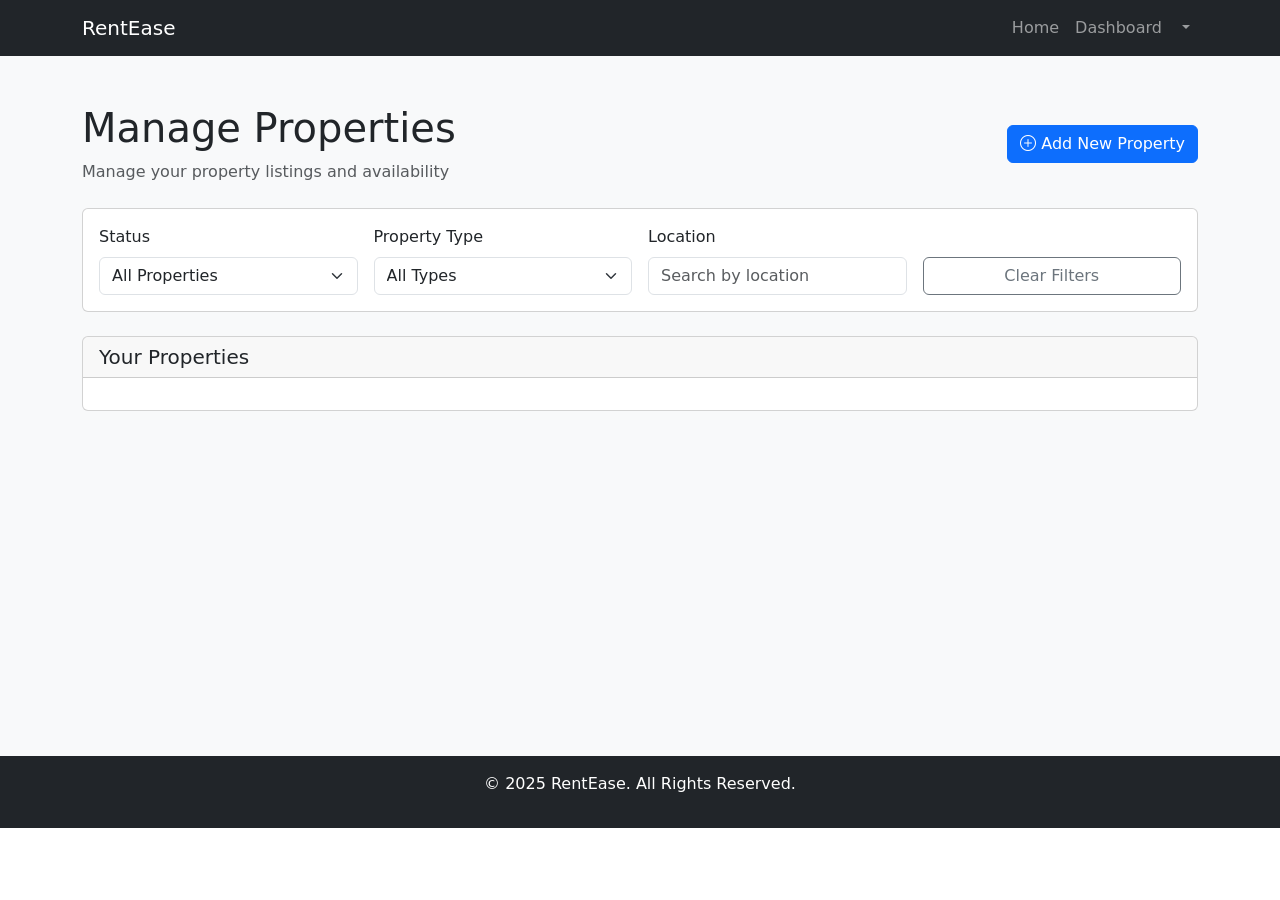
<file: manage-properties.html>
<!DOCTYPE html>
<html lang="en">
<head>
  <meta charset="UTF-8">
  <meta name="viewport" content="width=device-width, initial-scale=1.0">
  <title>Manage Properties - RentEase</title>
  <link rel="stylesheet" href="style.css">
  <link rel="stylesheet" href="https://cdn.jsdelivr.net/npm/bootstrap@5.3.3/dist/css/bootstrap.min.css">
  <link rel="stylesheet" href="https://cdn.jsdelivr.net/npm/bootstrap-icons@1.11.3/font/bootstrap-icons.min.css">
</head>
<body>

<!-- Navbar -->
<nav class="navbar navbar-expand-lg navbar-dark bg-dark">
  <div class="container">
    <a class="navbar-brand" href="index.html">RentEase</a>
    <button class="navbar-toggler" type="button" data-bs-toggle="collapse" data-bs-target="#navbarNav">
      <span class="navbar-toggler-icon"></span>
    </button>
    <div class="collapse navbar-collapse" id="navbarNav">
      <ul class="navbar-nav ms-auto">
        <li class="nav-item"><a class="nav-link" href="index.html">Home</a></li>
        <li class="nav-item"><a class="nav-link" href="owner-dashboard.html">Dashboard</a></li>
        <li class="nav-item dropdown">
          <a class="nav-link dropdown-toggle" href="#" role="button" data-bs-toggle="dropdown">
            <span id="userEmail"></span>
          </a>
          <ul class="dropdown-menu">
            <li><a class="dropdown-item" href="owner-dashboard.html">My Dashboard</a></li>
            <li><a class="dropdown-item" href="add-property.html">Add Property</a></li>
            <li><a class="dropdown-item active" href="manage-properties.html">Manage Properties</a></li>
            <li><a class="dropdown-item" href="manage-bookings.html">Manage Bookings</a></li>
            <li><hr class="dropdown-divider"></li>
            <li><a class="dropdown-item" href="#" onclick="logout()">Logout</a></li>
          </ul>
        </li>
      </ul>
    </div>
  </div>
</nav>

<!-- Manage Properties Section -->
<section class="manage-properties-section py-5">
  <div class="container">
    <div class="row">
      <div class="col-12">
        <div class="d-flex justify-content-between align-items-center mb-4">
          <div>
            <h1 class="mb-2">Manage Properties</h1>
            <p class="text-muted mb-0">Manage your property listings and availability</p>
          </div>
          <a href="add-property.html" class="btn btn-primary">
            <i class="bi bi-plus-circle"></i> Add New Property
          </a>
        </div>
      </div>
    </div>
    
    <!-- Filters -->
    <div class="row mb-4">
      <div class="col-12">
        <div class="card">
          <div class="card-body">
            <div class="row g-3">
              <div class="col-md-3">
                <label for="statusFilter" class="form-label">Status</label>
                <select class="form-select" id="statusFilter">
                  <option value="">All Properties</option>
                  <option value="available">Available</option>
                  <option value="unavailable">Unavailable</option>
                </select>
              </div>
              <div class="col-md-3">
                <label for="typeFilter" class="form-label">Property Type</label>
                <select class="form-select" id="typeFilter">
                  <option value="">All Types</option>
                  <option value="apartment">Apartment</option>
                  <option value="house">House</option>
                  <option value="villa">Villa</option>
                  <option value="pg">PG</option>
                  <option value="commercial">Commercial</option>
                  <option value="office">Office</option>
                </select>
              </div>
              <div class="col-md-3">
                <label for="locationFilter" class="form-label">Location</label>
                <input type="text" class="form-control" id="locationFilter" placeholder="Search by location">
              </div>
              <div class="col-md-3 d-flex align-items-end">
                <button class="btn btn-outline-secondary w-100" onclick="clearFilters()">Clear Filters</button>
              </div>
            </div>
          </div>
        </div>
      </div>
    </div>
    
    <!-- Properties List -->
    <div class="row">
      <div class="col-12">
        <div class="card">
          <div class="card-header">
            <h5 class="mb-0">Your Properties</h5>
          </div>
          <div class="card-body">
            <div id="propertiesList">
              <!-- Properties will be populated by JavaScript -->
            </div>
          </div>
        </div>
      </div>
    </div>
  </div>
</section>

<!-- Property Details Modal -->
<div class="modal fade" id="propertyModal" tabindex="-1">
  <div class="modal-dialog modal-lg">
    <div class="modal-content">
      <div class="modal-header">
        <h5 class="modal-title" id="modalTitle">Property Details</h5>
        <button type="button" class="btn-close" data-bs-dismiss="modal"></button>
      </div>
      <div class="modal-body" id="modalBody">
        <!-- Property details will be populated by JavaScript -->
      </div>
      <div class="modal-footer">
        <button type="button" class="btn btn-secondary" data-bs-dismiss="modal">Close</button>
        <button type="button" class="btn btn-primary" id="editPropertyBtn">Edit Property</button>
      </div>
    </div>
  </div>
</div>

<!-- Footer -->
<footer class="bg-dark text-white text-center py-3">
  <p>© 2025 RentEase. All Rights Reserved.</p>
</footer>

<script src="https://cdn.jsdelivr.net/npm/bootstrap@5.3.3/dist/js/bootstrap.bundle.min.js"></script>
<script src="script.js"></script>
<script src="manage-properties.js"></script>
</body>
</html>
</file>
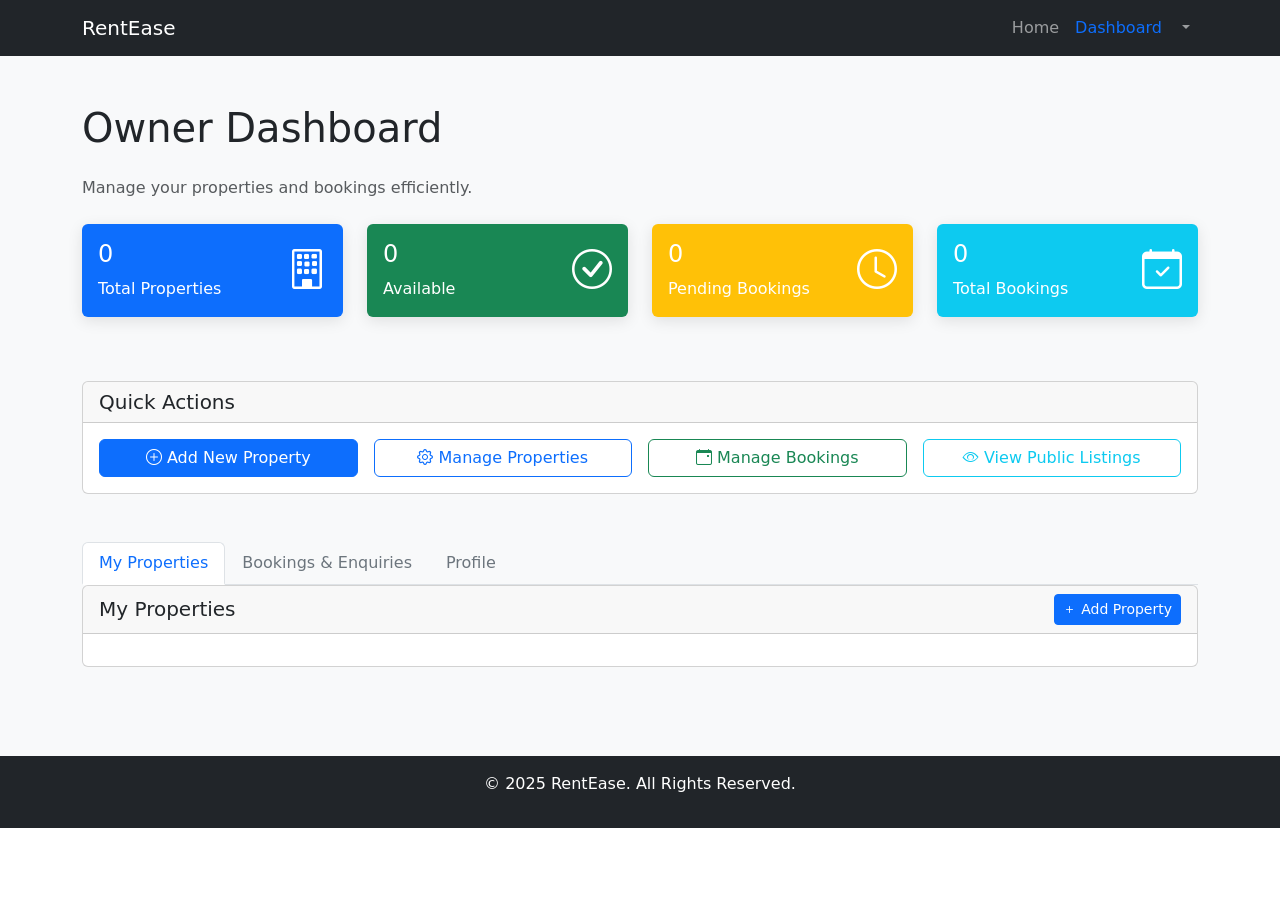
<file: owner-dashboard.html>
<!DOCTYPE html>
<html lang="en">
<head>
  <meta charset="UTF-8">
  <meta name="viewport" content="width=device-width, initial-scale=1.0">
  <title>Owner Dashboard - RentEase</title>
  <link rel="stylesheet" href="style.css">
  <link rel="stylesheet" href="https://cdn.jsdelivr.net/npm/bootstrap@5.3.3/dist/css/bootstrap.min.css">
  <link rel="stylesheet" href="https://cdn.jsdelivr.net/npm/bootstrap-icons@1.11.3/font/bootstrap-icons.min.css">
</head>
<body>

<!-- Navbar -->
<nav class="navbar navbar-expand-lg navbar-dark bg-dark">
  <div class="container">
    <a class="navbar-brand" href="index.html">RentEase</a>
    <button class="navbar-toggler" type="button" data-bs-toggle="collapse" data-bs-target="#navbarNav">
      <span class="navbar-toggler-icon"></span>
    </button>
    <div class="collapse navbar-collapse" id="navbarNav">
      <ul class="navbar-nav ms-auto">
        <li class="nav-item"><a class="nav-link" href="index.html">Home</a></li>
        <li class="nav-item"><a class="nav-link active" href="owner-dashboard.html">Dashboard</a></li>
        <li class="nav-item dropdown">
          <a class="nav-link dropdown-toggle" href="#" role="button" data-bs-toggle="dropdown">
            <span id="userEmail"></span>
          </a>
          <ul class="dropdown-menu">
            <li><a class="dropdown-item" href="owner-dashboard.html">My Dashboard</a></li>
            <li><a class="dropdown-item" href="add-property.html">Add Property</a></li>
            <li><a class="dropdown-item" href="manage-properties.html">Manage Properties</a></li>
            <li><a class="dropdown-item" href="manage-bookings.html">Manage Bookings</a></li>
            <li><hr class="dropdown-divider"></li>
            <li><a class="dropdown-item" href="#" onclick="logout()">Logout</a></li>
          </ul>
        </li>
      </ul>
    </div>
  </div>
</nav>

<!-- Owner Dashboard Section -->
<section class="dashboard-section py-5">
  <div class="container">
    <div class="row">
      <div class="col-12">
        <h1 class="mb-4">Owner Dashboard</h1>
        <p class="text-muted mb-4">Manage your properties and bookings efficiently.</p>
      </div>
    </div>
    
    <!-- Stats Cards -->
    <div class="row mb-5">
      <div class="col-md-3 mb-3">
        <div class="card bg-primary text-white">
          <div class="card-body">
            <div class="d-flex justify-content-between">
              <div>
                <h4 class="card-title" id="totalProperties">0</h4>
                <p class="card-text">Total Properties</p>
              </div>
              <div class="align-self-center">
                <i class="bi bi-building fs-1"></i>
              </div>
            </div>
          </div>
        </div>
      </div>
      
      <div class="col-md-3 mb-3">
        <div class="card bg-success text-white">
          <div class="card-body">
            <div class="d-flex justify-content-between">
              <div>
                <h4 class="card-title" id="availableProperties">0</h4>
                <p class="card-text">Available</p>
              </div>
              <div class="align-self-center">
                <i class="bi bi-check-circle fs-1"></i>
              </div>
            </div>
          </div>
        </div>
      </div>
      
      <div class="col-md-3 mb-3">
        <div class="card bg-warning text-white">
          <div class="card-body">
            <div class="d-flex justify-content-between">
              <div>
                <h4 class="card-title" id="pendingBookings">0</h4>
                <p class="card-text">Pending Bookings</p>
              </div>
              <div class="align-self-center">
                <i class="bi bi-clock fs-1"></i>
              </div>
            </div>
          </div>
        </div>
      </div>
      
      <div class="col-md-3 mb-3">
        <div class="card bg-info text-white">
          <div class="card-body">
            <div class="d-flex justify-content-between">
              <div>
                <h4 class="card-title" id="totalBookings">0</h4>
                <p class="card-text">Total Bookings</p>
              </div>
              <div class="align-self-center">
                <i class="bi bi-calendar-check fs-1"></i>
              </div>
            </div>
          </div>
        </div>
      </div>
    </div>
    
    <!-- Quick Actions -->
    <div class="row mb-5">
      <div class="col-12">
        <div class="card">
          <div class="card-header">
            <h5 class="mb-0">Quick Actions</h5>
          </div>
          <div class="card-body">
            <div class="row g-3">
              <div class="col-md-3">
                <a href="add-property.html" class="btn btn-primary w-100">
                  <i class="bi bi-plus-circle"></i> Add New Property
                </a>
              </div>
              <div class="col-md-3">
                <a href="manage-properties.html" class="btn btn-outline-primary w-100">
                  <i class="bi bi-gear"></i> Manage Properties
                </a>
              </div>
              <div class="col-md-3">
                <a href="manage-bookings.html" class="btn btn-outline-success w-100">
                  <i class="bi bi-calendar-event"></i> Manage Bookings
                </a>
              </div>
              <div class="col-md-3">
                <a href="index.html" class="btn btn-outline-info w-100">
                  <i class="bi bi-eye"></i> View Public Listings
                </a>
              </div>
            </div>
          </div>
        </div>
      </div>
    </div>
    
    <!-- Tabs -->
    <div class="row">
      <div class="col-12">
        <ul class="nav nav-tabs" id="ownerTabs" role="tablist">
          <li class="nav-item" role="presentation">
            <button class="nav-link active" id="properties-tab" data-bs-toggle="tab" data-bs-target="#properties" type="button" role="tab">
              My Properties
            </button>
          </li>
          <li class="nav-item" role="presentation">
            <button class="nav-link" id="bookings-tab" data-bs-toggle="tab" data-bs-target="#bookings" type="button" role="tab">
              Bookings & Enquiries
            </button>
          </li>
          <li class="nav-item" role="presentation">
            <button class="nav-link" id="profile-tab" data-bs-toggle="tab" data-bs-target="#profile" type="button" role="tab">
              Profile
            </button>
          </li>
        </ul>
        
        <div class="tab-content" id="ownerTabContent">
          <!-- Properties Tab -->
          <div class="tab-pane fade show active" id="properties" role="tabpanel">
            <div class="card">
              <div class="card-header d-flex justify-content-between align-items-center">
                <h5 class="mb-0">My Properties</h5>
                <a href="add-property.html" class="btn btn-primary btn-sm">
                  <i class="bi bi-plus"></i> Add Property
                </a>
              </div>
              <div class="card-body">
                <div id="ownerPropertiesList">
                  <!-- Properties will be populated by JavaScript -->
                </div>
              </div>
            </div>
          </div>
          
          <!-- Bookings Tab -->
          <div class="tab-pane fade" id="bookings" role="tabpanel">
            <div class="card">
              <div class="card-header">
                <h5 class="mb-0">Bookings & Enquiries</h5>
              </div>
              <div class="card-body">
                <div id="ownerBookingsList">
                  <!-- Bookings will be populated by JavaScript -->
                </div>
              </div>
            </div>
          </div>
          
          <!-- Profile Tab -->
          <div class="tab-pane fade" id="profile" role="tabpanel">
            <div class="card">
              <div class="card-header">
                <h5 class="mb-0">Owner Profile</h5>
              </div>
              <div class="card-body">
                <div id="ownerProfileInfo">
                  <!-- Profile info will be populated by JavaScript -->
                </div>
              </div>
            </div>
          </div>
        </div>
      </div>
    </div>
  </div>
</section>

<!-- Footer -->
<footer class="bg-dark text-white text-center py-3">
  <p>© 2025 RentEase. All Rights Reserved.</p>
</footer>

<script src="https://cdn.jsdelivr.net/npm/bootstrap@5.3.3/dist/js/bootstrap.bundle.min.js"></script>
<script src="script.js"></script>
<script src="owner-dashboard.js"></script>
</body>
</html>
</file>
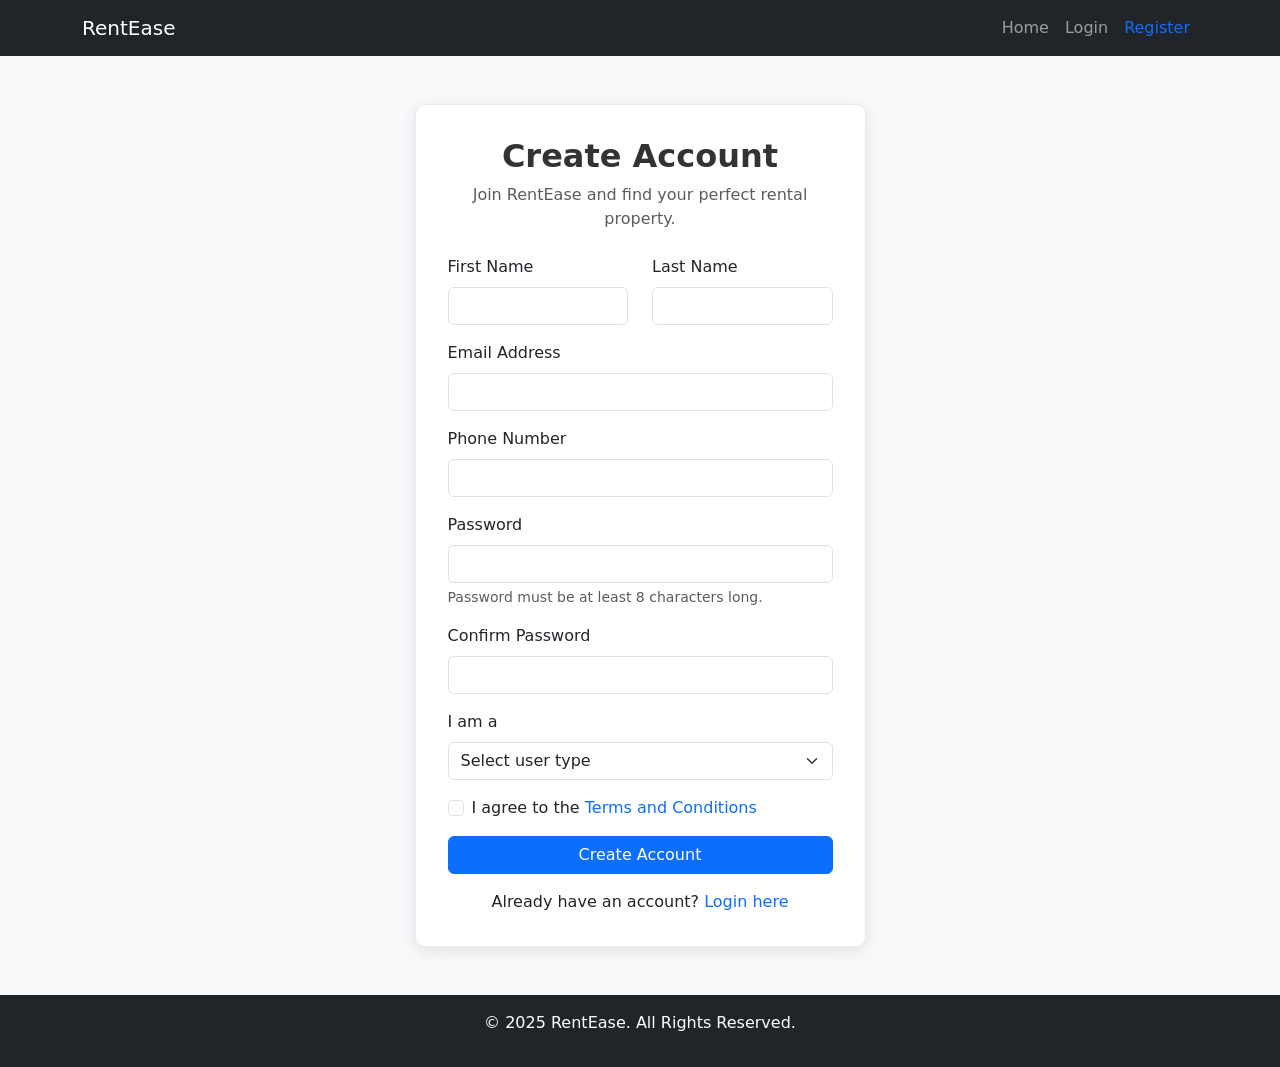
<file: register.html>
<!DOCTYPE html>
<html lang="en">
<head>
  <meta charset="UTF-8">
  <meta name="viewport" content="width=device-width, initial-scale=1.0">
  <title>Register - RentEase</title>
  <link rel="stylesheet" href="style.css">
  <link rel="stylesheet" href="https://cdn.jsdelivr.net/npm/bootstrap@5.3.3/dist/css/bootstrap.min.css">
</head>
<body>

<!-- Navbar -->
<nav class="navbar navbar-expand-lg navbar-dark bg-dark">
  <div class="container">
    <a class="navbar-brand" href="index.html">RentEase</a>
    <button class="navbar-toggler" type="button" data-bs-toggle="collapse" data-bs-target="#navbarNav">
      <span class="navbar-toggler-icon"></span>
    </button>
    <div class="collapse navbar-collapse" id="navbarNav">
      <ul class="navbar-nav ms-auto">
        <li class="nav-item"><a class="nav-link" href="index.html">Home</a></li>
        <li class="nav-item"><a class="nav-link" href="login.html">Login</a></li>
        <li class="nav-item"><a class="nav-link active" href="register.html">Register</a></li>
      </ul>
    </div>
  </div>
</nav>

<!-- Register Section -->
<section class="auth-section py-5">
  <div class="container">
    <div class="row justify-content-center">
      <div class="col-md-6 col-lg-5">
        <div class="auth-card">
          <div class="text-center mb-4">
            <h2>Create Account</h2>
            <p class="text-muted">Join RentEase and find your perfect rental property.</p>
          </div>
          
          <form id="registerForm">
            <div class="row">
              <div class="col-md-6 mb-3">
                <label for="firstName" class="form-label">First Name</label>
                <input type="text" class="form-control" id="firstName" name="firstName" required>
              </div>
              <div class="col-md-6 mb-3">
                <label for="lastName" class="form-label">Last Name</label>
                <input type="text" class="form-control" id="lastName" name="lastName" required>
              </div>
            </div>
            
            <div class="mb-3">
              <label for="email" class="form-label">Email Address</label>
              <input type="email" class="form-control" id="email" name="email" required>
            </div>
            
            <div class="mb-3">
              <label for="phone" class="form-label">Phone Number</label>
              <input type="tel" class="form-control" id="phone" name="phone" required>
            </div>
            
            <div class="mb-3">
              <label for="password" class="form-label">Password</label>
              <input type="password" class="form-control" id="password" name="password" required>
              <div class="form-text">Password must be at least 8 characters long.</div>
            </div>
            
            <div class="mb-3">
              <label for="confirmPassword" class="form-label">Confirm Password</label>
              <input type="password" class="form-control" id="confirmPassword" name="confirmPassword" required>
            </div>
            
            <div class="mb-3">
              <label for="userType" class="form-label">I am a</label>
              <select class="form-select" id="userType" name="userType" required>
                <option value="">Select user type</option>
                <option value="tenant">Tenant (Looking for rental)</option>
                <option value="landlord">Landlord (Renting out property)</option>
                <option value="both">Both</option>
                <option value="admin">Admin (Platform Administrator)</option>
              </select>
            </div>
            
            <div class="mb-3 form-check">
              <input type="checkbox" class="form-check-input" id="agreeTerms" required>
              <label class="form-check-label" for="agreeTerms">
                I agree to the <a href="#" class="text-decoration-none">Terms and Conditions</a>
              </label>
            </div>
            
            <button type="submit" class="btn btn-primary w-100 mb-3">Create Account</button>
            
            <div class="text-center">
              <p class="mb-0">Already have an account? <a href="login.html" class="text-decoration-none">Login here</a></p>
            </div>
          </form>
        </div>
      </div>
    </div>
  </div>
</section>

<!-- Footer -->
<footer class="bg-dark text-white text-center py-3">
  <p>© 2025 RentEase. All Rights Reserved.</p>
</footer>

<script src="https://cdn.jsdelivr.net/npm/bootstrap@5.3.3/dist/js/bootstrap.bundle.min.js"></script>
<script src="auth.js"></script>
</body>
</html>
</file>
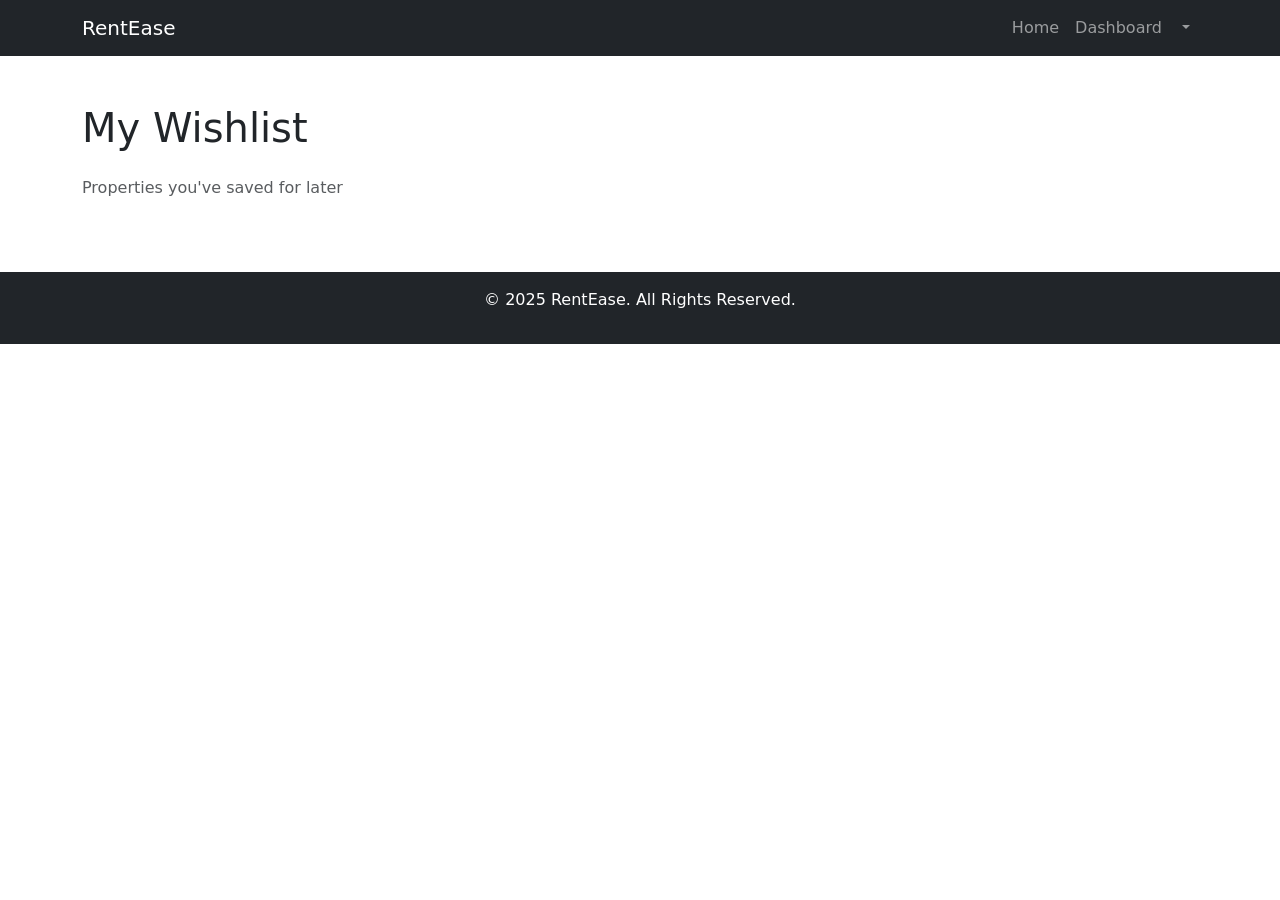
<file: wishlist.html>
<!DOCTYPE html>
<html lang="en">
<head>
  <meta charset="UTF-8">
  <meta name="viewport" content="width=device-width, initial-scale=1.0">
  <title>Wishlist - RentEase</title>
  <link rel="stylesheet" href="style.css">
  <link rel="stylesheet" href="https://cdn.jsdelivr.net/npm/bootstrap@5.3.3/dist/css/bootstrap.min.css">
  <link rel="stylesheet" href="https://cdn.jsdelivr.net/npm/bootstrap-icons@1.11.3/font/bootstrap-icons.min.css">
</head>
<body>

<!-- Navbar -->
<nav class="navbar navbar-expand-lg navbar-dark bg-dark">
  <div class="container">
    <a class="navbar-brand" href="index.html">RentEase</a>
    <button class="navbar-toggler" type="button" data-bs-toggle="collapse" data-bs-target="#navbarNav">
      <span class="navbar-toggler-icon"></span>
    </button>
    <div class="collapse navbar-collapse" id="navbarNav">
      <ul class="navbar-nav ms-auto">
        <li class="nav-item"><a class="nav-link" href="index.html">Home</a></li>
        <li class="nav-item"><a class="nav-link" href="dashboard.html">Dashboard</a></li>
        <li class="nav-item dropdown">
          <a class="nav-link dropdown-toggle" href="#" role="button" data-bs-toggle="dropdown">
            <span id="userEmail"></span>
          </a>
          <ul class="dropdown-menu">
            <li><a class="dropdown-item" href="dashboard.html">My Dashboard</a></li>
            <li><a class="dropdown-item active" href="wishlist.html">Wishlist</a></li>
            <li><hr class="dropdown-divider"></li>
            <li><a class="dropdown-item" href="#" onclick="logout()">Logout</a></li>
          </ul>
        </li>
      </ul>
    </div>
  </div>
</nav>

<!-- Wishlist Section -->
<section class="wishlist-section py-5">
  <div class="container">
    <div class="row">
      <div class="col-12">
        <h1 class="mb-4">My Wishlist</h1>
        <p class="text-muted mb-4">Properties you've saved for later</p>
      </div>
    </div>
    
    <div class="row" id="wishlistContainer">
      <!-- Wishlist items will be populated by JavaScript -->
    </div>
  </div>
</section>

<!-- Footer -->
<footer class="bg-dark text-white text-center py-3">
  <p>© 2025 RentEase. All Rights Reserved.</p>
</footer>

<script src="https://cdn.jsdelivr.net/npm/bootstrap@5.3.3/dist/js/bootstrap.bundle.min.js"></script>
<script src="script.js"></script>
<script src="wishlist.js"></script>
<script>
  // Update navigation on page load
  document.addEventListener('DOMContentLoaded', function() {
    updateNavigation();
  });
</script>
</body>
</html>
</file>
<file: style.css>
body {
  font-family: Arial, sans-serif;
}

.search-section {
  background: #f8f9fa;
}

.search-section h1 {
  font-size: 2rem;
  font-weight: bold;
}

.property-card {
  transition: transform 0.2s;
}

.property-card:hover {
  transform: translateY(-5px);
  box-shadow: 0 4px 10px rgba(0, 0, 0, 0.2);
}

.property-card img {
  height: 200px;
  object-fit: cover;
}

/* Authentication Styles */
.auth-section {
  background: #f8f9fa;
  min-height: calc(100vh - 200px);
  display: flex;
  align-items: center;
}

.auth-card {
  background: white;
  padding: 2rem;
  border-radius: 10px;
  box-shadow: 0 4px 15px rgba(0, 0, 0, 0.1);
  border: 1px solid #e9ecef;
}

.auth-card h2 {
  color: #333;
  font-weight: 600;
  margin-bottom: 0.5rem;
}

.form-control:focus {
  border-color: #0d6efd;
  box-shadow: 0 0 0 0.2rem rgba(13, 110, 253, 0.25);
}

.btn-primary {
  background-color: #0d6efd;
  border-color: #0d6efd;
  padding: 0.75rem;
  font-weight: 500;
}

.btn-primary:hover {
  background-color: #0b5ed7;
  border-color: #0a58ca;
}

.nav-link.active {
  color: #0d6efd !important;
  font-weight: 500;
}

/* Dashboard Styles */
.dashboard-section {
  background: #f8f9fa;
  min-height: calc(100vh - 200px);
}

.property-card {
  transition: transform 0.2s, box-shadow 0.2s;
}

.property-card:hover {
  transform: translateY(-5px);
  box-shadow: 0 8px 25px rgba(0, 0, 0, 0.15);
}

/* Property Details Styles */
.property-details {
  background: #f8f9fa;
}

.booking-card {
  position: sticky;
  top: 20px;
}

/* Filter Card Styles */
.search-section .card {
  border: none;
  box-shadow: 0 2px 10px rgba(0, 0, 0, 0.1);
}

/* Badge Styles */
.badge {
  font-size: 0.75em;
}

/* Stats Cards */
.card.bg-primary,
.card.bg-success,
.card.bg-info,
.card.bg-warning {
  border: none;
  box-shadow: 0 4px 15px rgba(0, 0, 0, 0.1);
}

/* Tab Styles */
.nav-tabs .nav-link {
  border: none;
  color: #6c757d;
  font-weight: 500;
}

.nav-tabs .nav-link.active {
  color: #0d6efd;
  border-bottom: 2px solid #0d6efd;
  background: none;
}

/* Owner-specific styles */
.owner-dashboard-section,
.manage-properties-section,
.manage-bookings-section,
.add-property-section {
  background: #f8f9fa;
  min-height: calc(100vh - 200px);
}

/* Admin-specific styles */
.admin-dashboard-section,
.admin-listings-section,
.admin-users-section,
.admin-reports-section {
  background: #f8f9fa;
  min-height: calc(100vh - 200px);
}

/* Property management cards */
.property-management-card {
  transition: transform 0.2s, box-shadow 0.2s;
}

.property-management-card:hover {
  transform: translateY(-2px);
  box-shadow: 0 4px 15px rgba(0, 0, 0, 0.1);
}

/* Booking management styles */
.booking-card {
  border-left: 4px solid #dee2e6;
  transition: border-left-color 0.2s;
}

.booking-card.pending {
  border-left-color: #ffc107;
}

.booking-card.confirmed {
  border-left-color: #198754;
}

.booking-card.cancelled {
  border-left-color: #dc3545;
}

/* Form styles for add property */
.add-property-section .card {
  border: none;
  box-shadow: 0 4px 20px rgba(0, 0, 0, 0.1);
}

.add-property-section .form-control:focus,
.add-property-section .form-select:focus {
  border-color: #0d6efd;
  box-shadow: 0 0 0 0.2rem rgba(13, 110, 253, 0.25);
}

/* Stats cards for owner dashboard */
.stats-card {
  transition: transform 0.2s;
}

.stats-card:hover {
  transform: translateY(-3px);
}

/* Quick actions grid */
.quick-actions .btn {
  transition: all 0.2s;
}

.quick-actions .btn:hover {
  transform: translateY(-2px);
  box-shadow: 0 4px 12px rgba(0, 0, 0, 0.15);
}

/* Filter cards */
.filter-card {
  background: white;
  border: none;
  box-shadow: 0 2px 10px rgba(0, 0, 0, 0.08);
}

/* Modal styles */
.modal-content {
  border: none;
  box-shadow: 0 10px 30px rgba(0, 0, 0, 0.2);
}

/* Heart icon styling */
.bi-heart, .bi-heart-fill {
  font-size: 1.2em !important;
  display: inline-block !important;
}

.bi-heart-fill {
  color: #dc3545 !important;
}

.bi-heart {
  color: #6c757d !important;
}

/* Ensure heart icons are visible */
.btn .bi-heart,
.btn .bi-heart-fill {
  font-size: 1.1em !important;
  line-height: 1 !important;
}

/* Responsive adjustments */
@media (max-width: 768px) {
  .booking-card {
    position: static;
    margin-top: 2rem;
  }
  
  .property-card .d-flex.gap-2 {
    flex-direction: column;
  }
  
  .property-card .d-flex.gap-2 .btn {
    margin-bottom: 0.5rem;
  }
  
  .btn-group-vertical {
    width: 100% !important;
  }
  
  .btn-group-vertical .btn {
    margin-bottom: 0.5rem;
  }
  
  .stats-card {
    margin-bottom: 1rem;
  }
  
  .quick-actions .btn {
    margin-bottom: 0.5rem;
  }
}
</file>
